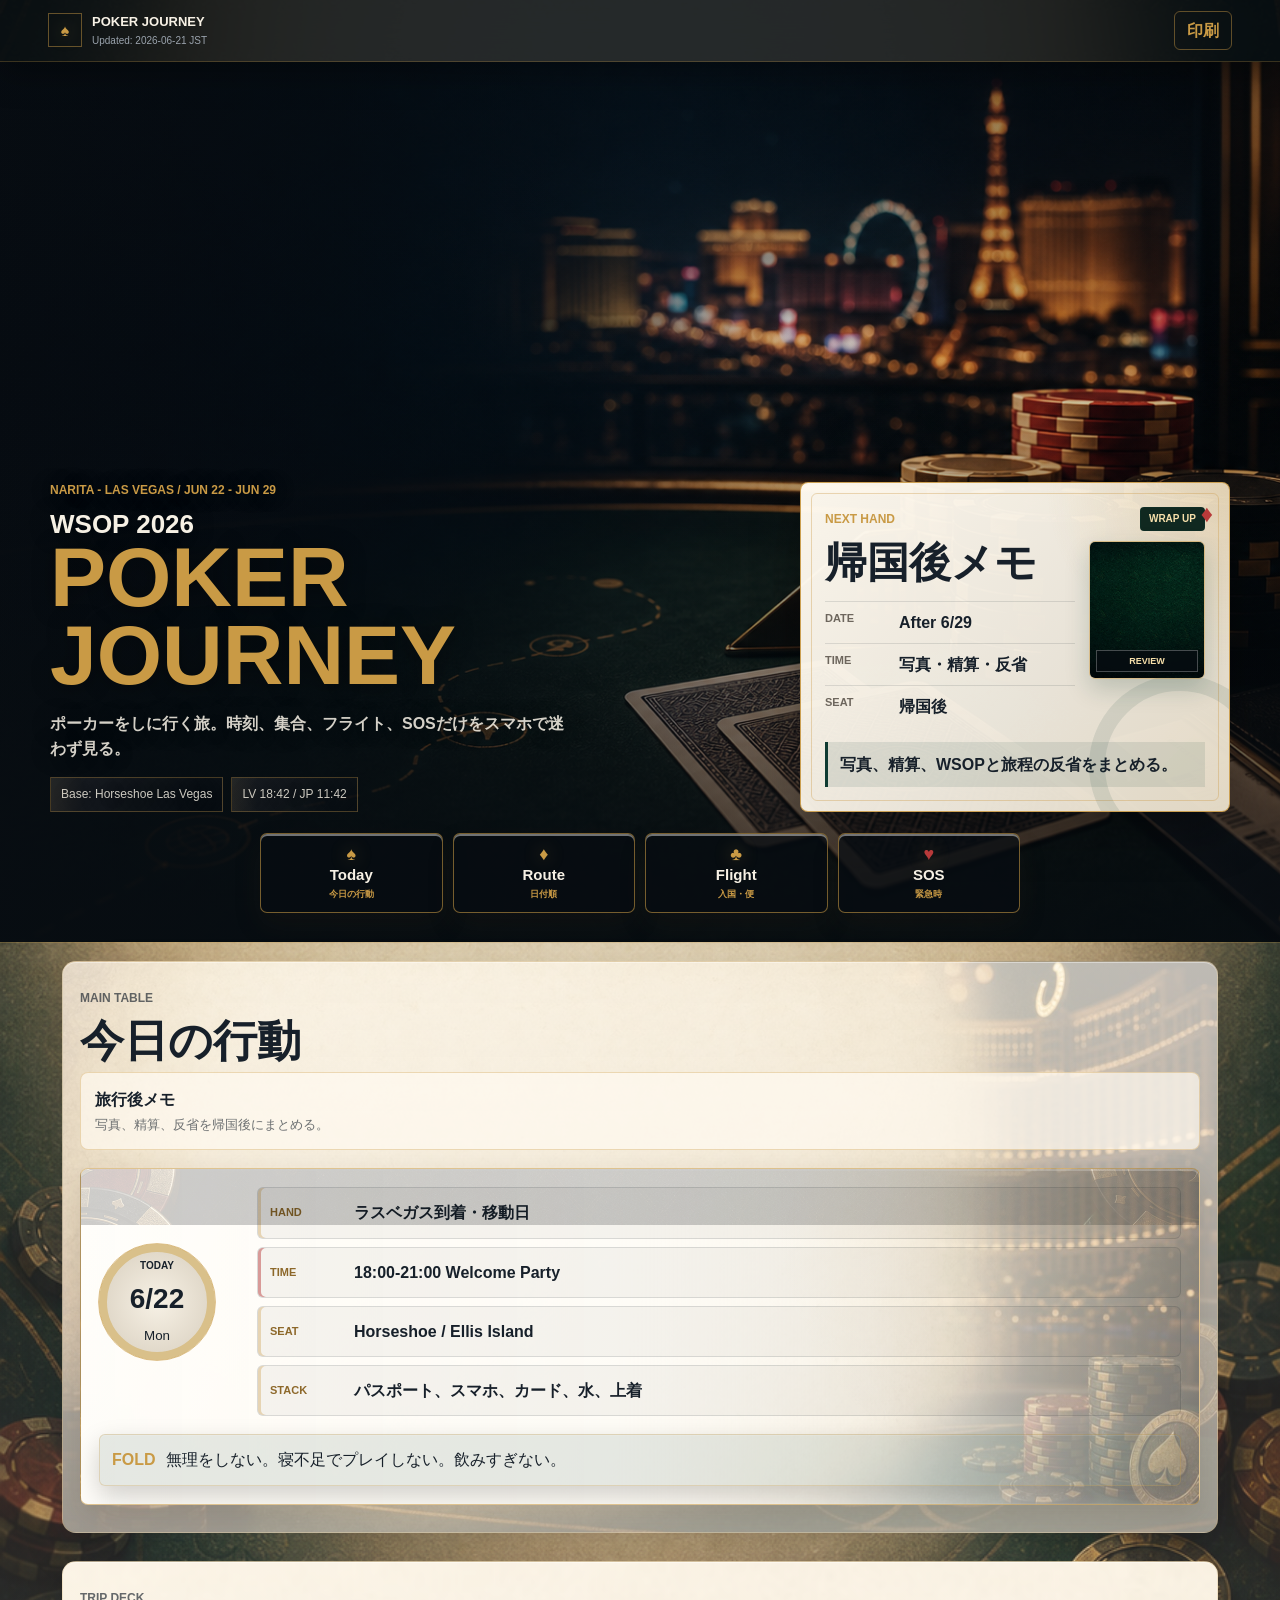
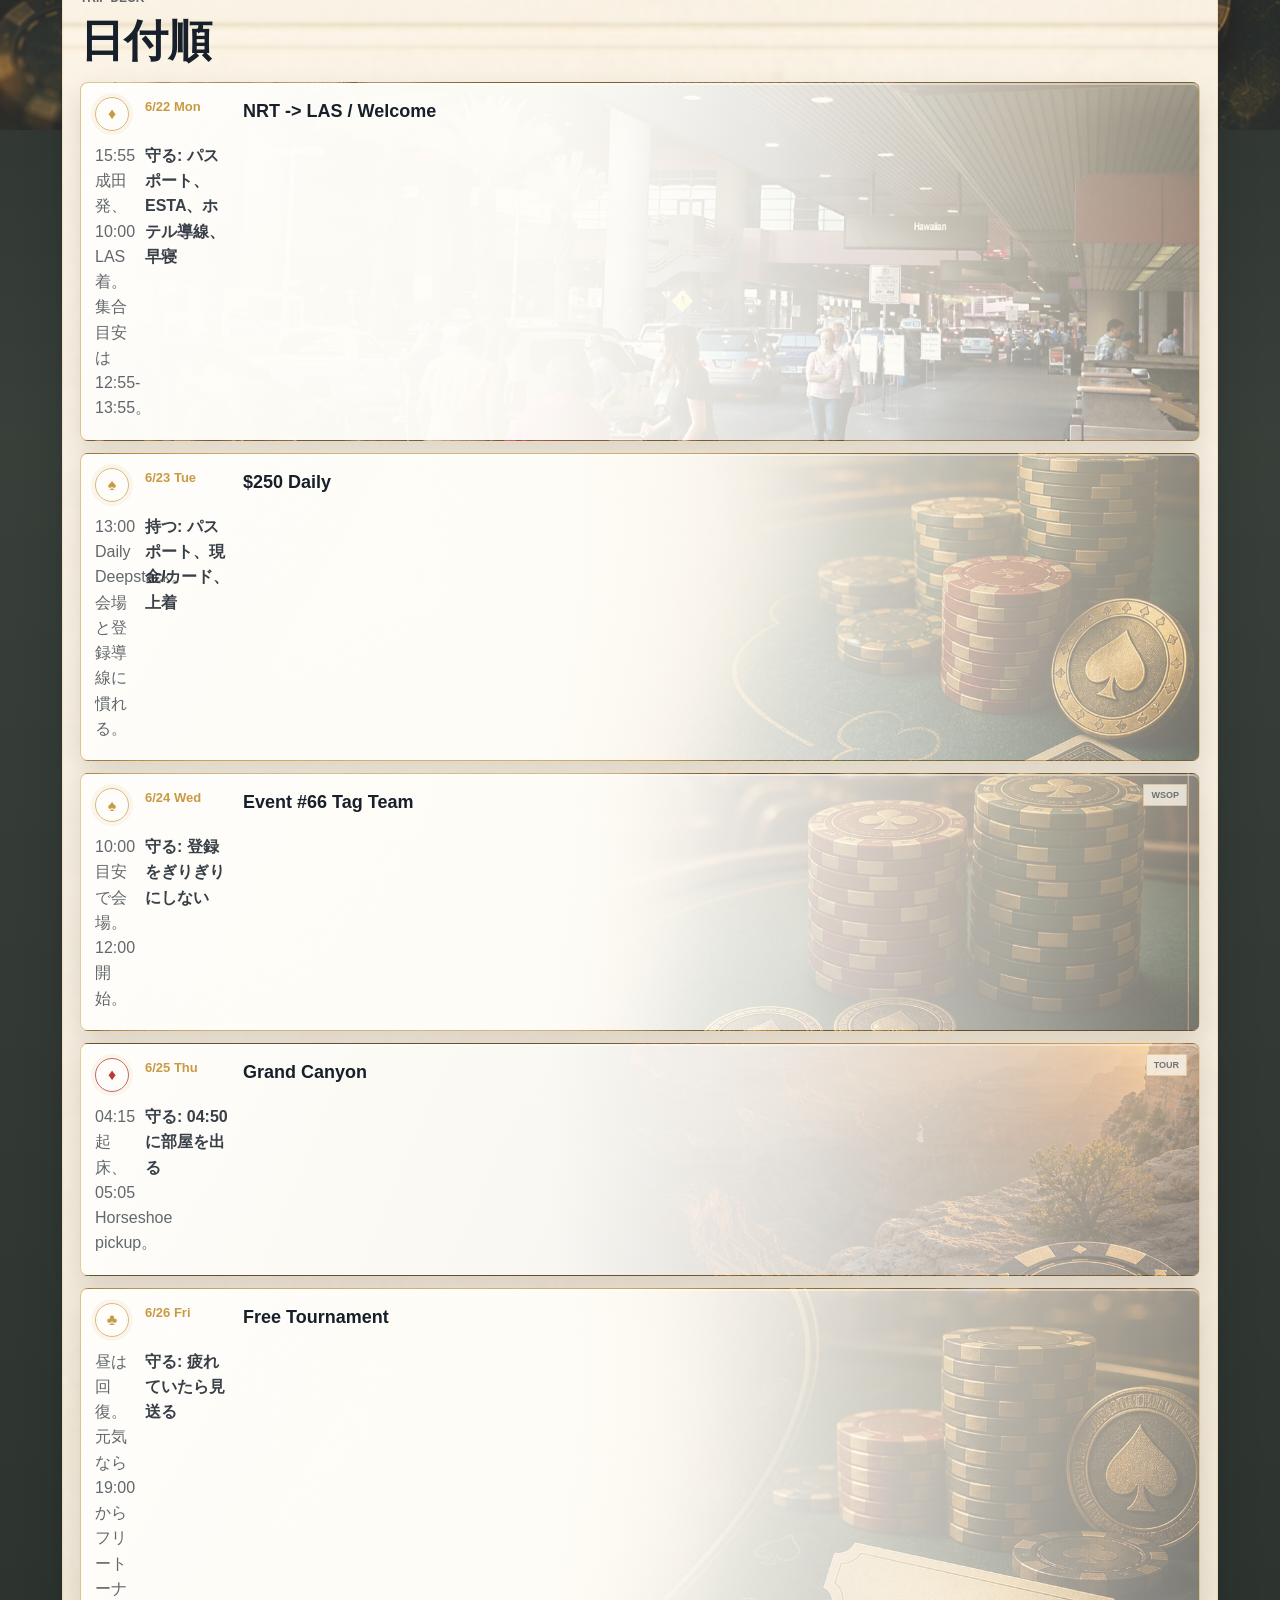
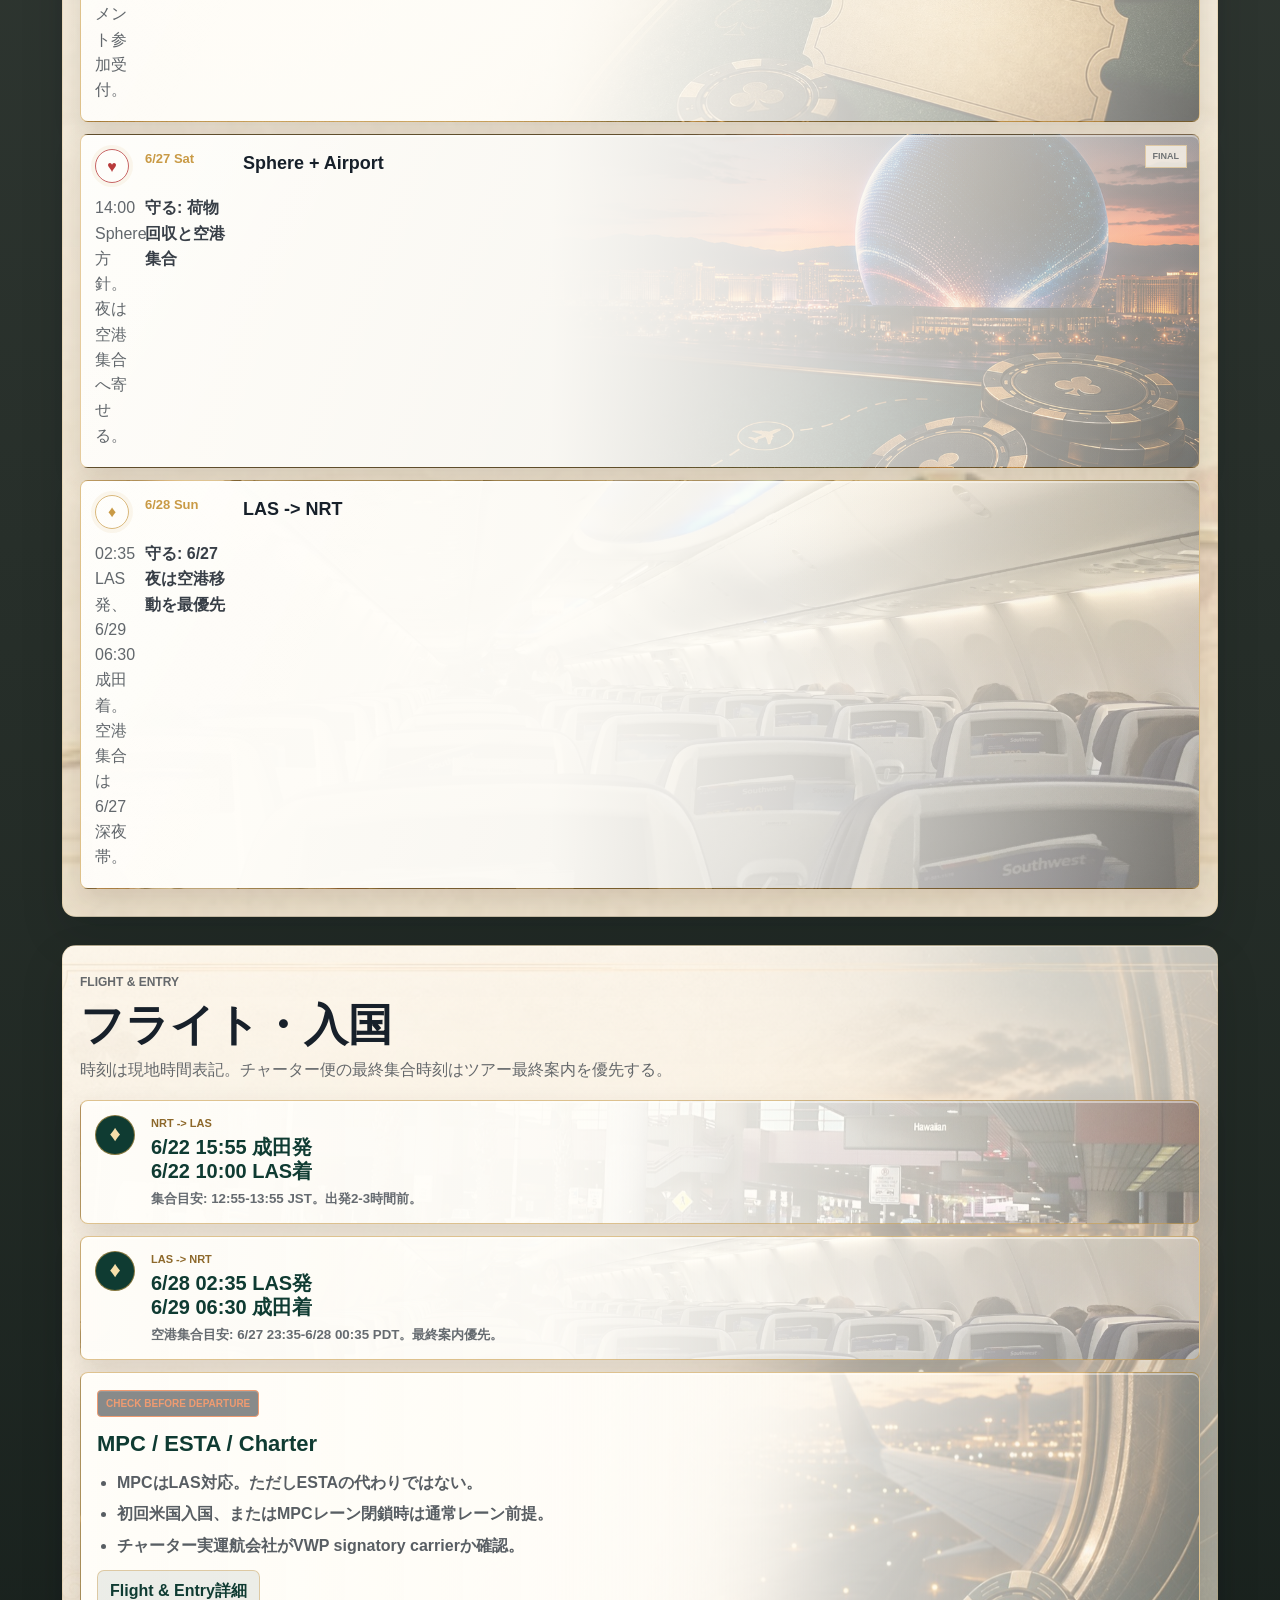
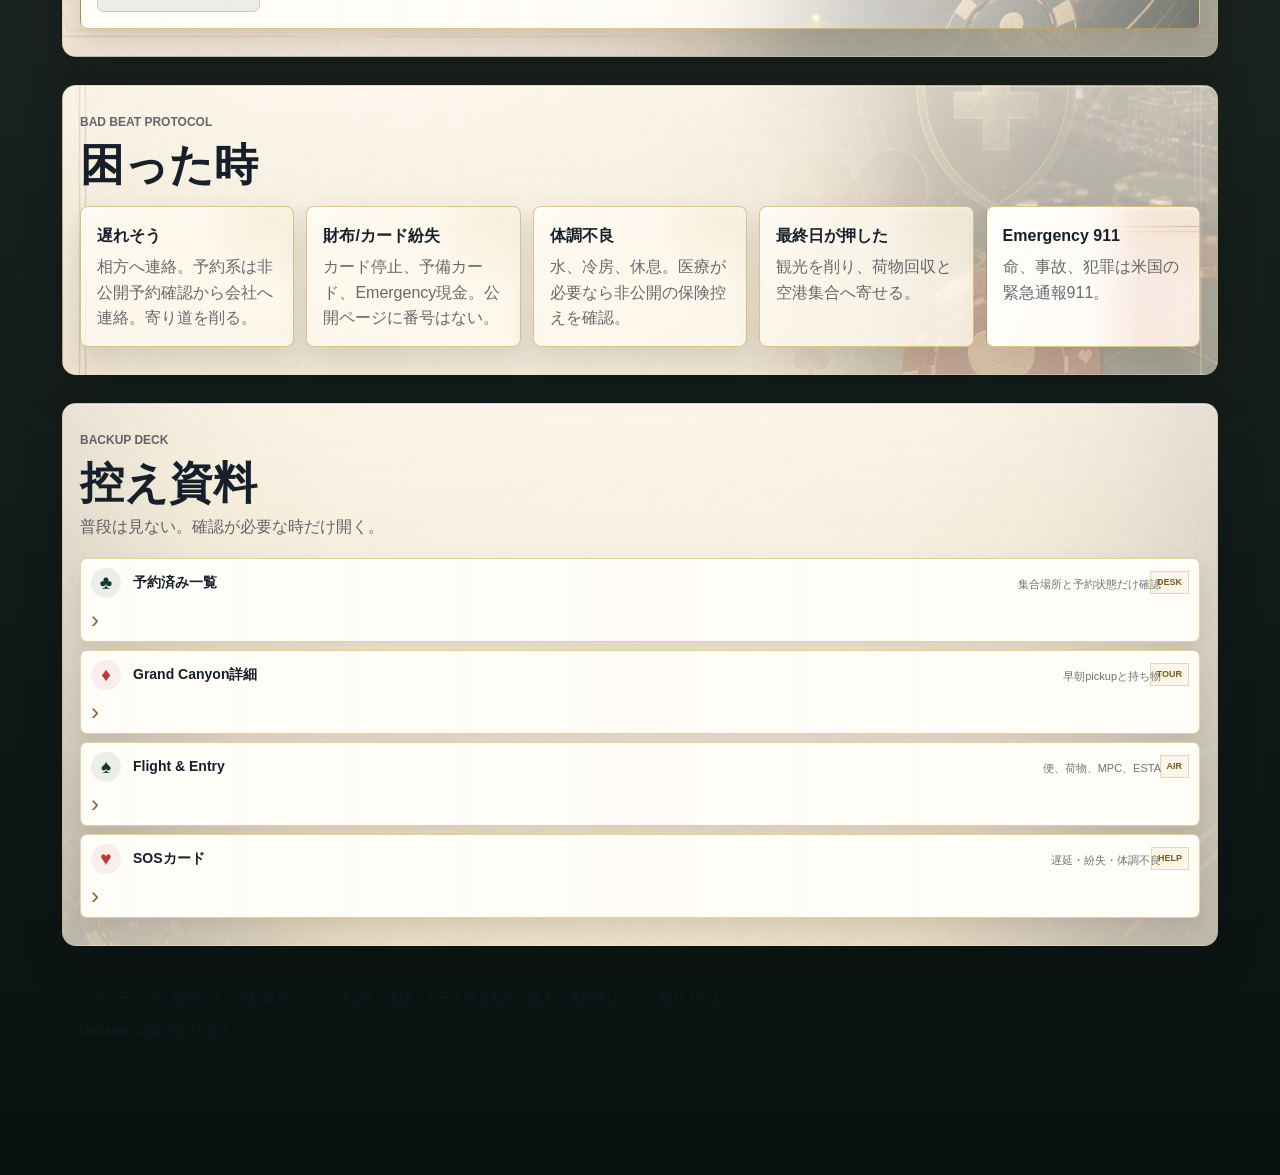
<file: index.html>
<!doctype html>
<html lang="ja">
  <head>
    <meta charset="utf-8">
    <meta name="viewport" content="width=device-width, initial-scale=1, viewport-fit=cover">
    <title>WSOP 2026 Poker Journey</title>
    <meta name="description" content="WSOP 2026 ラスベガス旅行のスマホ向けポーカー旅しおり">
    <meta name="robots" content="noindex,nofollow">
    <meta name="theme-color" content="#080d12">
    <link rel="manifest" href="manifest.webmanifest">
    <link rel="shortcut icon" href="favicon.ico">
    <link rel="icon" type="image/png" sizes="192x192" href="assets/app-icon-192.png">
    <link rel="apple-touch-icon" href="assets/app-icon-192.png">
    <link rel="stylesheet" href="styles.css?v=55">
  </head>
  <body>
    <header class="site-header" aria-label="サイトヘッダー">
      <a class="brand" href="#top" aria-label="Poker Journey top">
        <span class="brand-suit" aria-hidden="true">♠</span>
        <span><b>POKER JOURNEY</b><small>Updated: 2026-06-21 JST</small></span>
      </a>
      <button class="print-button" type="button" data-print>印刷</button>
    </header>

    <main id="top">
      <section class="hero" aria-label="Poker Journey overview">
        <picture>
          <source media="(min-width: 760px)" srcset="assets/generated-poker-journey-hero-desktop.png">
          <img src="assets/generated-poker-journey-cover-mobile.png" alt="ポーカーテーブルとラスベガス夜景の旅しおりビジュアル">
        </picture>
        <div class="hero-shade"></div>
        <div class="hero-grid">
          <div class="hero-copy">
            <p class="kicker">NARITA - LAS VEGAS / JUN 22 - JUN 29</p>
            <h1><span class="hero-year">WSOP 2026</span><span class="hero-title-main">POKER<br>JOURNEY</span></h1>
            <p class="hero-lead">ポーカーをしに行く旅。時刻、集合、フライト、SOSだけをスマホで迷わず見る。</p>
            <div class="hero-meta poker-controls" aria-label="旅の基本情報">
              <span>Base: Horseshoe Las Vegas</span>
              <span data-time-summary>LV --:-- / JP --:--</span>
            </div>
          </div>

          <article class="next-card playing-card" aria-label="次の行動" data-next-action>
            <div class="card-corner" aria-hidden="true">♦</div>
            <div class="next-card-top">
              <p class="eyebrow">NEXT HAND</p>
              <span class="next-chip" data-next-tag>ON DECK</span>
            </div>
            <div class="next-card-layout">
              <div class="next-copy">
                <h2 data-next-title>Grand Canyon<br>South Rim</h2>
                <dl>
                  <div><dt>DATE</dt><dd data-next-date>Thu 6/25</dd></div>
                  <div><dt>TIME</dt><dd data-next-time>04:15 Wake / 05:05 Pickup</dd></div>
                  <div><dt>SEAT</dt><dd data-next-seat>Horseshoe Rideshare Lot</dd></div>
                </dl>
              </div>
              <figure class="next-visual">
                <img data-next-visual src="assets/generated-grand-canyon-poker-card.png" alt="">
                <figcaption data-next-visual-label>CONFIRMED</figcaption>
              </figure>
            </div>
            <p class="do-not-break" data-next-rule>04:50に部屋を出る。05:05 pickupを外さない。</p>
          </article>
        </div>

      </section>

      <nav class="hero-actions" aria-label="主要セクション">
        <a href="#today"><span aria-hidden="true">♠</span><b>Today</b><small>今日の行動</small></a>
        <a href="#itinerary"><span aria-hidden="true">♦</span><b>Route</b><small>日付順</small></a>
        <a href="#flight"><span aria-hidden="true">♣</span><b>Flight</b><small>入国・便</small></a>
        <a class="danger" href="#sos"><span aria-hidden="true">♥</span><b>SOS</b><small>緊急時</small></a>
      </nav>

      <section class="section today-section" id="today" aria-labelledby="today-title">
        <div class="section-head">
          <p class="eyebrow">MAIN TABLE</p>
          <h2 id="today-title">今日の行動</h2>
          <p data-trip-status><b>出発前</b><small>現地日付に合わせて今日のカードを自動で目立たせる。</small></p>
        </div>
        <div class="today-card" data-today-card>
          <div class="chip-date"><span>TODAY</span><b>6/22</b><small>Mon</small></div>
          <div class="today-lines">
            <article><span>HAND</span><b>ラスベガス到着・移動日</b></article>
            <article><span>TIME</span><b>18:00-21:00 Welcome Party</b></article>
            <article><span>SEAT</span><b>Horseshoe / Ellis Island</b></article>
            <article><span>STACK</span><b>パスポート、スマホ、カード、水、上着</b></article>
          </div>
          <div class="fold-note"><b>FOLD</b><span>無理をしない。寝不足でプレイしない。飲みすぎない。</span></div>
        </div>
      </section>

      <section class="section" id="itinerary" aria-labelledby="itinerary-title">
        <div class="section-head compact">
          <p class="eyebrow">TRIP DECK</p>
          <h2 id="itinerary-title">日付順</h2>
        </div>
        <div class="timeline" aria-label="6日間の旅程">
          <article data-trip-date="2026-06-22"><div class="dot" aria-hidden="true">♦</div><time>6/22 Mon</time><h3>NRT -> LAS / Welcome</h3><p>15:55成田発、10:00 LAS着。集合目安は12:55-13:55。</p><b>守る: パスポート、ESTA、ホテル導線、早寝</b></article>
          <article data-trip-date="2026-06-23"><div class="dot" aria-hidden="true">♠</div><time>6/23 Tue</time><h3>$250 Daily</h3><p>13:00 Daily Deepstack。会場と登録導線に慣れる。</p><b>持つ: パスポート、現金/カード、上着</b></article>
          <article data-trip-date="2026-06-24"><div class="dot" aria-hidden="true">♠</div><time>6/24 Wed</time><h3>Event #66 Tag Team</h3><p>10:00目安で会場。12:00開始。</p><b>守る: 登録をぎりぎりにしない</b></article>
          <article data-trip-date="2026-06-25"><div class="dot red" aria-hidden="true">♦</div><time>6/25 Thu</time><h3>Grand Canyon</h3><p>04:15起床、05:05 Horseshoe pickup。</p><b>守る: 04:50に部屋を出る</b></article>
          <article data-trip-date="2026-06-26"><div class="dot" aria-hidden="true">♣</div><time>6/26 Fri</time><h3>Free Tournament</h3><p>昼は回復。元気なら19:00からフリートーナメント参加受付。</p><b>守る: 疲れていたら見送る</b></article>
          <article data-trip-date="2026-06-27"><div class="dot heart" aria-hidden="true">♥</div><time>6/27 Sat</time><h3>Sphere + Airport</h3><p>14:00 Sphere方針。夜は空港集合へ寄せる。</p><b>守る: 荷物回収と空港集合</b></article>
          <article data-trip-date="2026-06-28"><div class="dot" aria-hidden="true">♦</div><time>6/28 Sun</time><h3>LAS -> NRT</h3><p>02:35 LAS発、6/29 06:30成田着。空港集合は6/27深夜帯。</p><b>守る: 6/27夜は空港移動を最優先</b></article>
        </div>
      </section>

      <section class="section flight-section" id="flight" aria-labelledby="flight-title">
        <div class="section-head compact">
          <p class="eyebrow">FLIGHT & ENTRY</p>
          <h2 id="flight-title">フライト・入国</h2>
          <p>時刻は現地時間表記。チャーター便の最終集合時刻はツアー最終案内を優先する。</p>
        </div>
        <div class="flight-grid">
          <article class="flight-card">
            <span aria-hidden="true">♦</span>
            <div>
              <p>NRT -> LAS</p>
              <h3>6/22 15:55 成田発<br>6/22 10:00 LAS着</h3>
              <small>集合目安: 12:55-13:55 JST。出発2-3時間前。</small>
            </div>
          </article>
          <article class="flight-card">
            <span aria-hidden="true">♦</span>
            <div>
              <p>LAS -> NRT</p>
              <h3>6/28 02:35 LAS発<br>6/29 06:30 成田着</h3>
              <small>空港集合目安: 6/27 23:35-6/28 00:35 PDT。最終案内優先。</small>
            </div>
          </article>
          <article class="entry-card">
            <span class="status notice">CHECK BEFORE DEPARTURE</span>
            <h3>MPC / ESTA / Charter</h3>
            <ul>
              <li>MPCはLAS対応。ただしESTAの代わりではない。</li>
              <li>初回米国入国、またはMPCレーン閉鎖時は通常レーン前提。</li>
              <li>チャーター実運航会社がVWP signatory carrierか確認。</li>
            </ul>
            <a href="docs/reader.html?doc=flight-baggage.md">Flight & Entry詳細</a>
          </article>
        </div>
      </section>

      <section class="section sos-section" id="sos" aria-labelledby="sos-title">
        <div class="section-head compact">
          <p class="eyebrow red-text">BAD BEAT PROTOCOL</p>
          <h2 id="sos-title">困った時</h2>
        </div>
        <div class="sos-grid">
          <article><span>遅れそう</span><p>相方へ連絡。予約系は非公開予約確認から会社へ連絡。寄り道を削る。</p></article>
          <article><span>財布/カード紛失</span><p>カード停止、予備カード、Emergency現金。公開ページに番号はない。</p></article>
          <article><span>体調不良</span><p>水、冷房、休息。医療が必要なら非公開の保険控えを確認。</p></article>
          <article><span>最終日が押した</span><p>観光を削り、荷物回収と空港集合へ寄せる。</p></article>
          <article class="emergency"><span>Emergency 911</span><p>命、事故、犯罪は米国の緊急通報911。</p></article>
        </div>
      </section>

      <section class="section library-section" id="library" aria-labelledby="library-title">
        <div class="section-head compact">
          <p class="eyebrow">BACKUP DECK</p>
          <h2 id="library-title">控え資料</h2>
          <p>普段は見ない。確認が必要な時だけ開く。</p>
        </div>
        <div class="library-grid">
          <a href="docs/reader.html?doc=confirmed-bookings.md"><span aria-hidden="true">♣</span><b>予約済み一覧</b><small>集合場所と予約状態だけ確認</small><em>DESK</em></a>
          <a href="docs/reader.html?doc=grand-canyon.md"><span aria-hidden="true">♦</span><b>Grand Canyon詳細</b><small>早朝pickupと持ち物</small><em>TOUR</em></a>
          <a href="docs/reader.html?doc=flight-baggage.md"><span aria-hidden="true">♠</span><b>Flight & Entry</b><small>便、荷物、MPC、ESTA</small><em>AIR</em></a>
          <a href="docs/reader.html?doc=sos-quick-card.md"><span aria-hidden="true">♥</span><b>SOSカード</b><small>遅延・紛失・体調不良</small><em>HELP</em></a>
        </div>
      </section>
    </main>

    <nav class="mobile-dock" aria-label="スマホ下部ナビ">
      <a href="#today"><span aria-hidden="true">♠</span><b>今日</b><small>MAIN</small></a>
      <a href="#itinerary"><span aria-hidden="true">♦</span><b>日付順</b><small>ROUTE</small></a>
      <a href="#flight"><span aria-hidden="true">♣</span><b>Flight</b><small>ENTRY</small></a>
      <a class="danger" href="#sos"><span aria-hidden="true">♥</span><b>SOS</b><small>HELP</small></a>
    </nav>

    <footer class="site-footer">
      <p>このページは公開用です。予約番号、チケットQR、保険、カード停止窓口、個人の連絡先はここに載せません。</p>
      <p>Updated: 2026-06-21 JST</p>
    </footer>

    <script src="app.js"></script>
  </body>
</html>
</file>
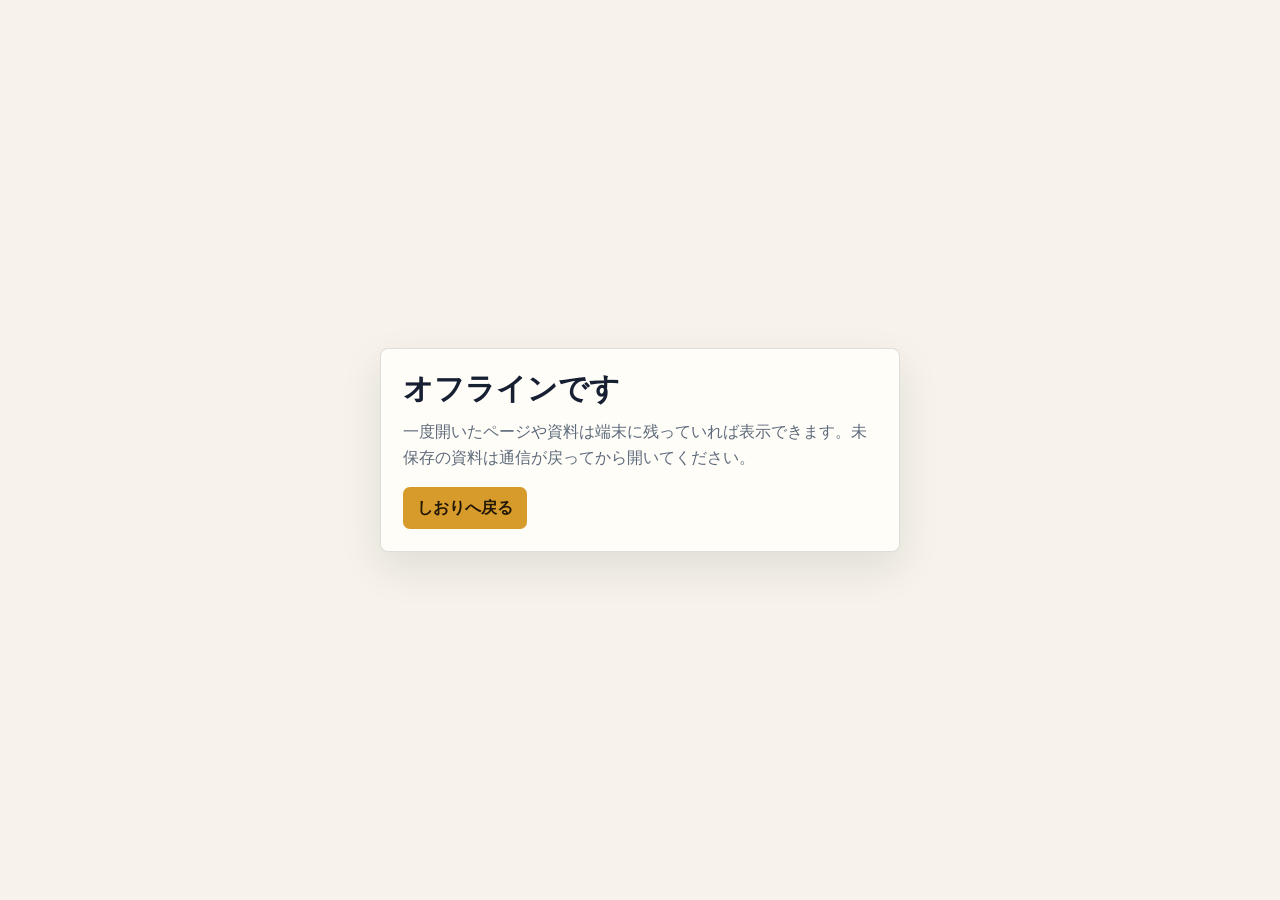
<file: offline.html>
<!doctype html>
<html lang="ja">
  <head>
    <meta charset="utf-8">
    <meta name="viewport" content="width=device-width, initial-scale=1">
    <title>WSOP 2026 Trip Guide Offline</title>
    <meta name="theme-color" content="#172033">
    <style>
      * {
        box-sizing: border-box;
      }

      body {
        margin: 0;
        min-height: 100vh;
        display: grid;
        place-items: center;
        padding: 24px;
        background: #f7f3ea;
        color: #172033;
        font-family: -apple-system, BlinkMacSystemFont, "Segoe UI", sans-serif;
        line-height: 1.65;
      }

      main {
        width: min(520px, 100%);
        padding: 22px;
        border: 1px solid rgba(23, 32, 51, 0.14);
        border-radius: 8px;
        background: #fffdf8;
        box-shadow: 0 16px 42px rgba(23, 32, 51, 0.1);
      }

      h1 {
        margin: 0 0 12px;
        font-size: 30px;
        line-height: 1.2;
      }

      p {
        margin: 0 0 16px;
        color: #5e6b7b;
      }

      a {
        display: inline-flex;
        min-height: 42px;
        align-items: center;
        padding: 0 14px;
        border-radius: 7px;
        background: #d79b2c;
        color: #231705;
        font-weight: 900;
        text-decoration: none;
      }
    </style>
  </head>
  <body>
    <main>
      <h1>オフラインです</h1>
      <p>一度開いたページや資料は端末に残っていれば表示できます。未保存の資料は通信が戻ってから開いてください。</p>
      <a href="./">しおりへ戻る</a>
    </main>
  </body>
</html>
</file>
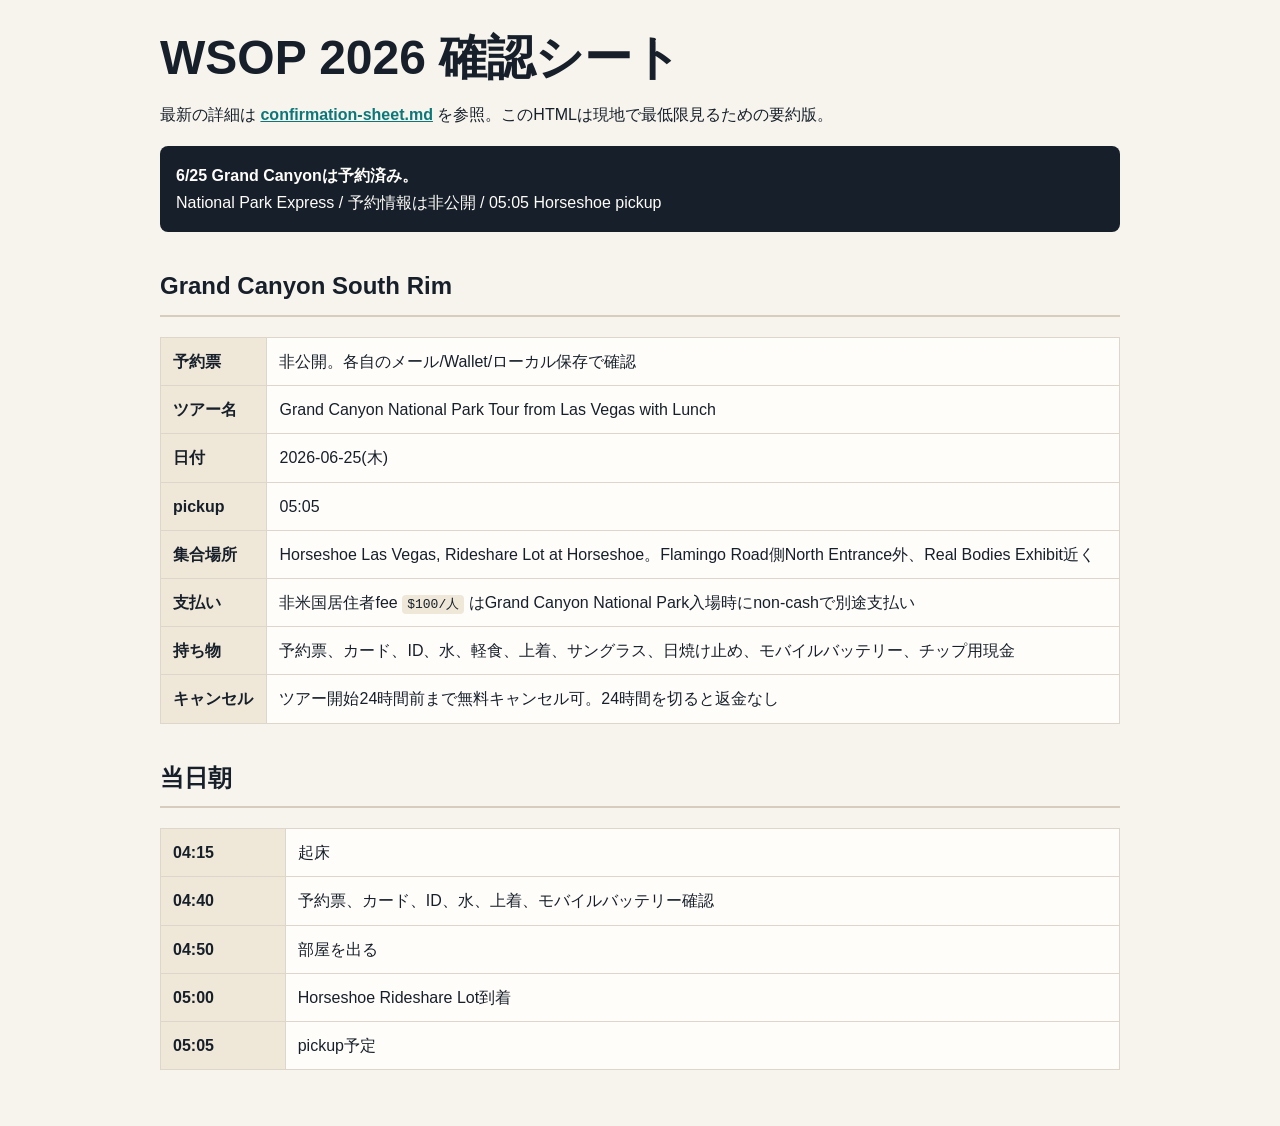
<file: docs/confirmation-sheet.html>
<!doctype html>
<html lang="ja">
  <head>
    <meta charset="utf-8">
    <meta name="viewport" content="width=device-width, initial-scale=1">
    <title>WSOP 2026 確認シート</title>
    <style>
      body{margin:0;background:#f7f4ee;color:#17202a;font-family:-apple-system,BlinkMacSystemFont,"Helvetica Neue","Hiragino Kaku Gothic ProN",Meiryo,sans-serif;line-height:1.7}
      main{max-width:960px;margin:0 auto;padding:32px 18px 56px}
      h1{font-size:clamp(30px,5vw,48px);line-height:1.1;margin:0 0 12px}
      h2{margin-top:34px;border-bottom:2px solid #d8cdbc;padding-bottom:8px}
      table{width:100%;border-collapse:collapse;background:#fffdfa;border:1px solid #ded6ca}
      th,td{padding:10px 12px;border:1px solid #ded6ca;text-align:left;vertical-align:top}
      th{background:#efe7d8}
      code{background:#efe7d8;padding:2px 5px;border-radius:4px}
      .notice{background:#17202a;color:#fffdfa;border-radius:8px;padding:16px;margin:18px 0}
      a{color:#0b7779;font-weight:700}
    </style>
  </head>
  <body>
    <main>
      <h1>WSOP 2026 確認シート</h1>
      <p>最新の詳細は <a href="confirmation-sheet.md">confirmation-sheet.md</a> を参照。このHTMLは現地で最低限見るための要約版。</p>

      <section class="notice">
        <strong>6/25 Grand Canyonは予約済み。</strong><br>
        National Park Express / 予約情報は非公開 / 05:05 Horseshoe pickup
      </section>

      <h2>Grand Canyon South Rim</h2>
      <table>
        <tbody>
          <tr><th>予約票</th><td>非公開。各自のメール/Wallet/ローカル保存で確認</td></tr>
          <tr><th>ツアー名</th><td>Grand Canyon National Park Tour from Las Vegas with Lunch</td></tr>
          <tr><th>日付</th><td>2026-06-25(木)</td></tr>
          <tr><th>pickup</th><td>05:05</td></tr>
          <tr><th>集合場所</th><td>Horseshoe Las Vegas, Rideshare Lot at Horseshoe。Flamingo Road側North Entrance外、Real Bodies Exhibit近く</td></tr>
          <tr><th>支払い</th><td>非米国居住者fee <code>$100/人</code> はGrand Canyon National Park入場時にnon-cashで別途支払い</td></tr>
          <tr><th>持ち物</th><td>予約票、カード、ID、水、軽食、上着、サングラス、日焼け止め、モバイルバッテリー、チップ用現金</td></tr>
          <tr><th>キャンセル</th><td>ツアー開始24時間前まで無料キャンセル可。24時間を切ると返金なし</td></tr>
        </tbody>
      </table>

      <h2>当日朝</h2>
      <table>
        <tbody>
          <tr><th>04:15</th><td>起床</td></tr>
          <tr><th>04:40</th><td>予約票、カード、ID、水、上着、モバイルバッテリー確認</td></tr>
          <tr><th>04:50</th><td>部屋を出る</td></tr>
          <tr><th>05:00</th><td>Horseshoe Rideshare Lot到着</td></tr>
          <tr><th>05:05</th><td>pickup予定</td></tr>
        </tbody>
      </table>
    </main>
  </body>
</html>
</file>
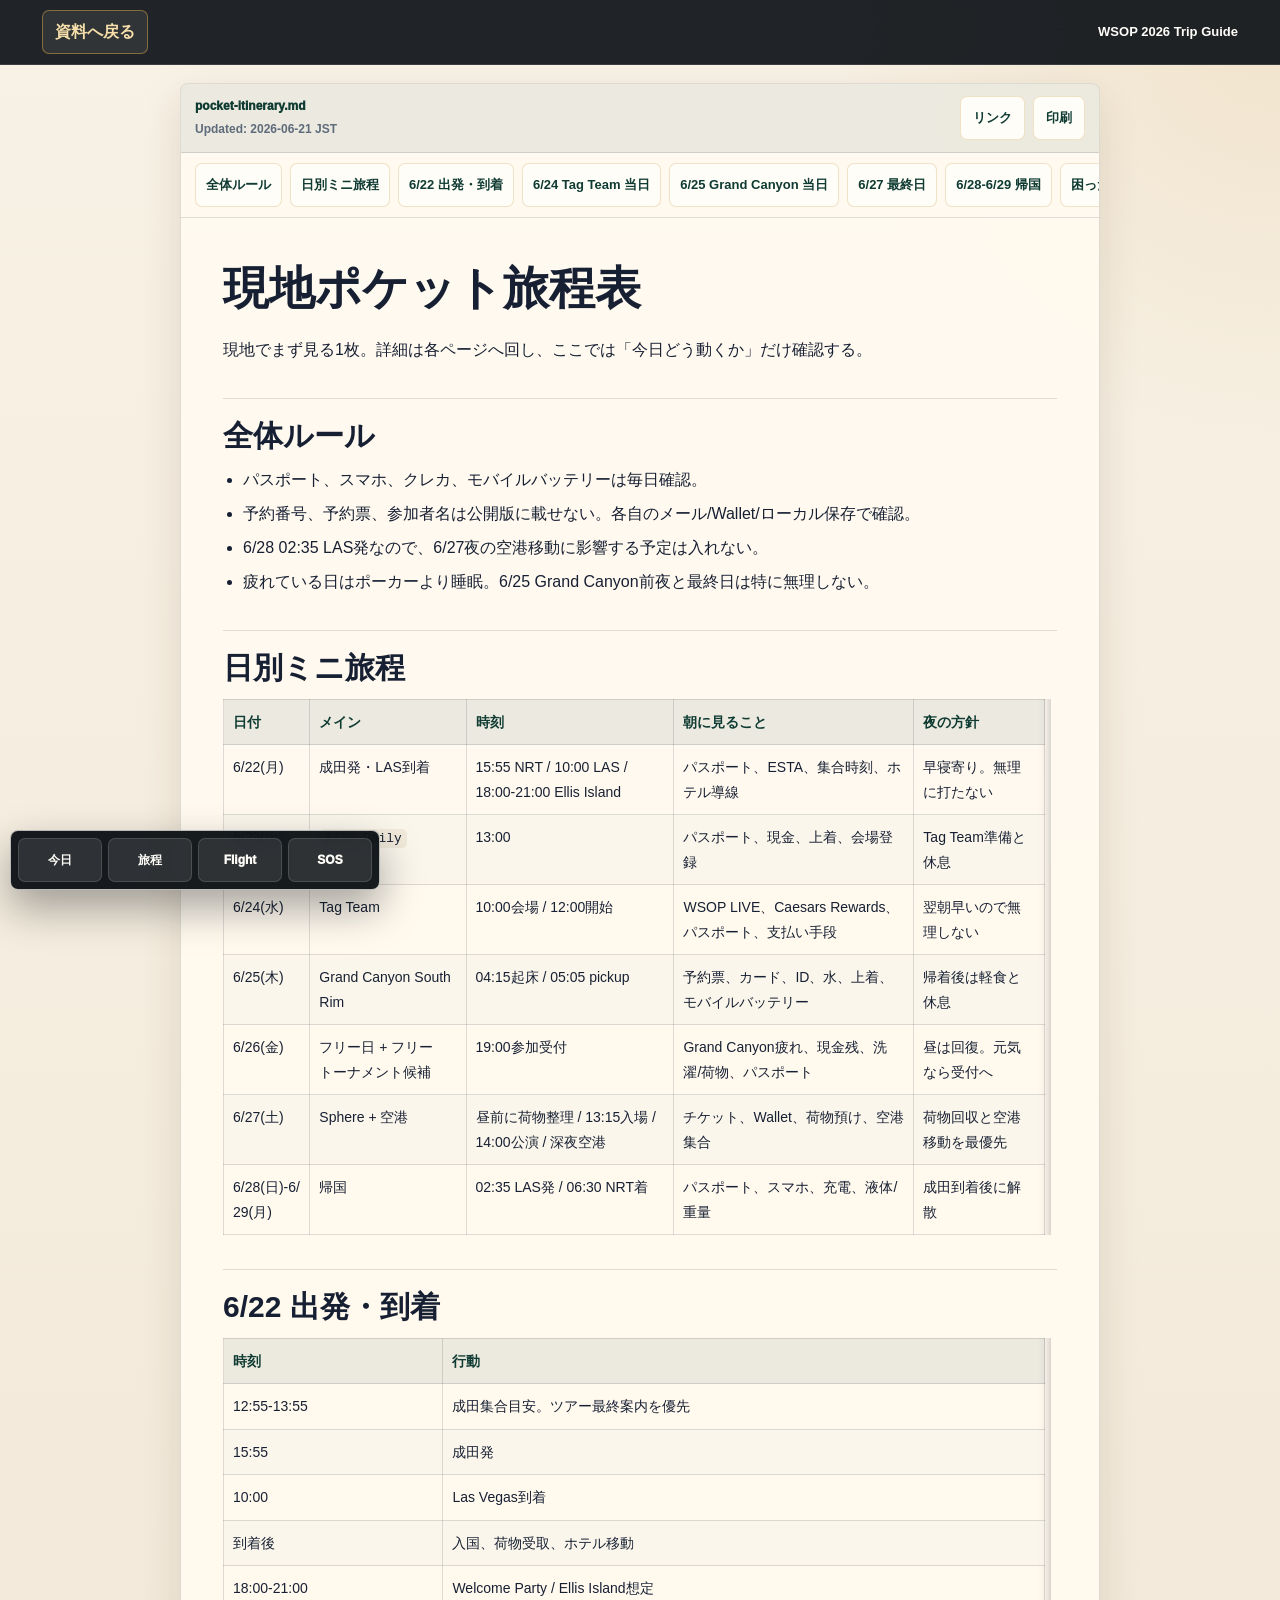
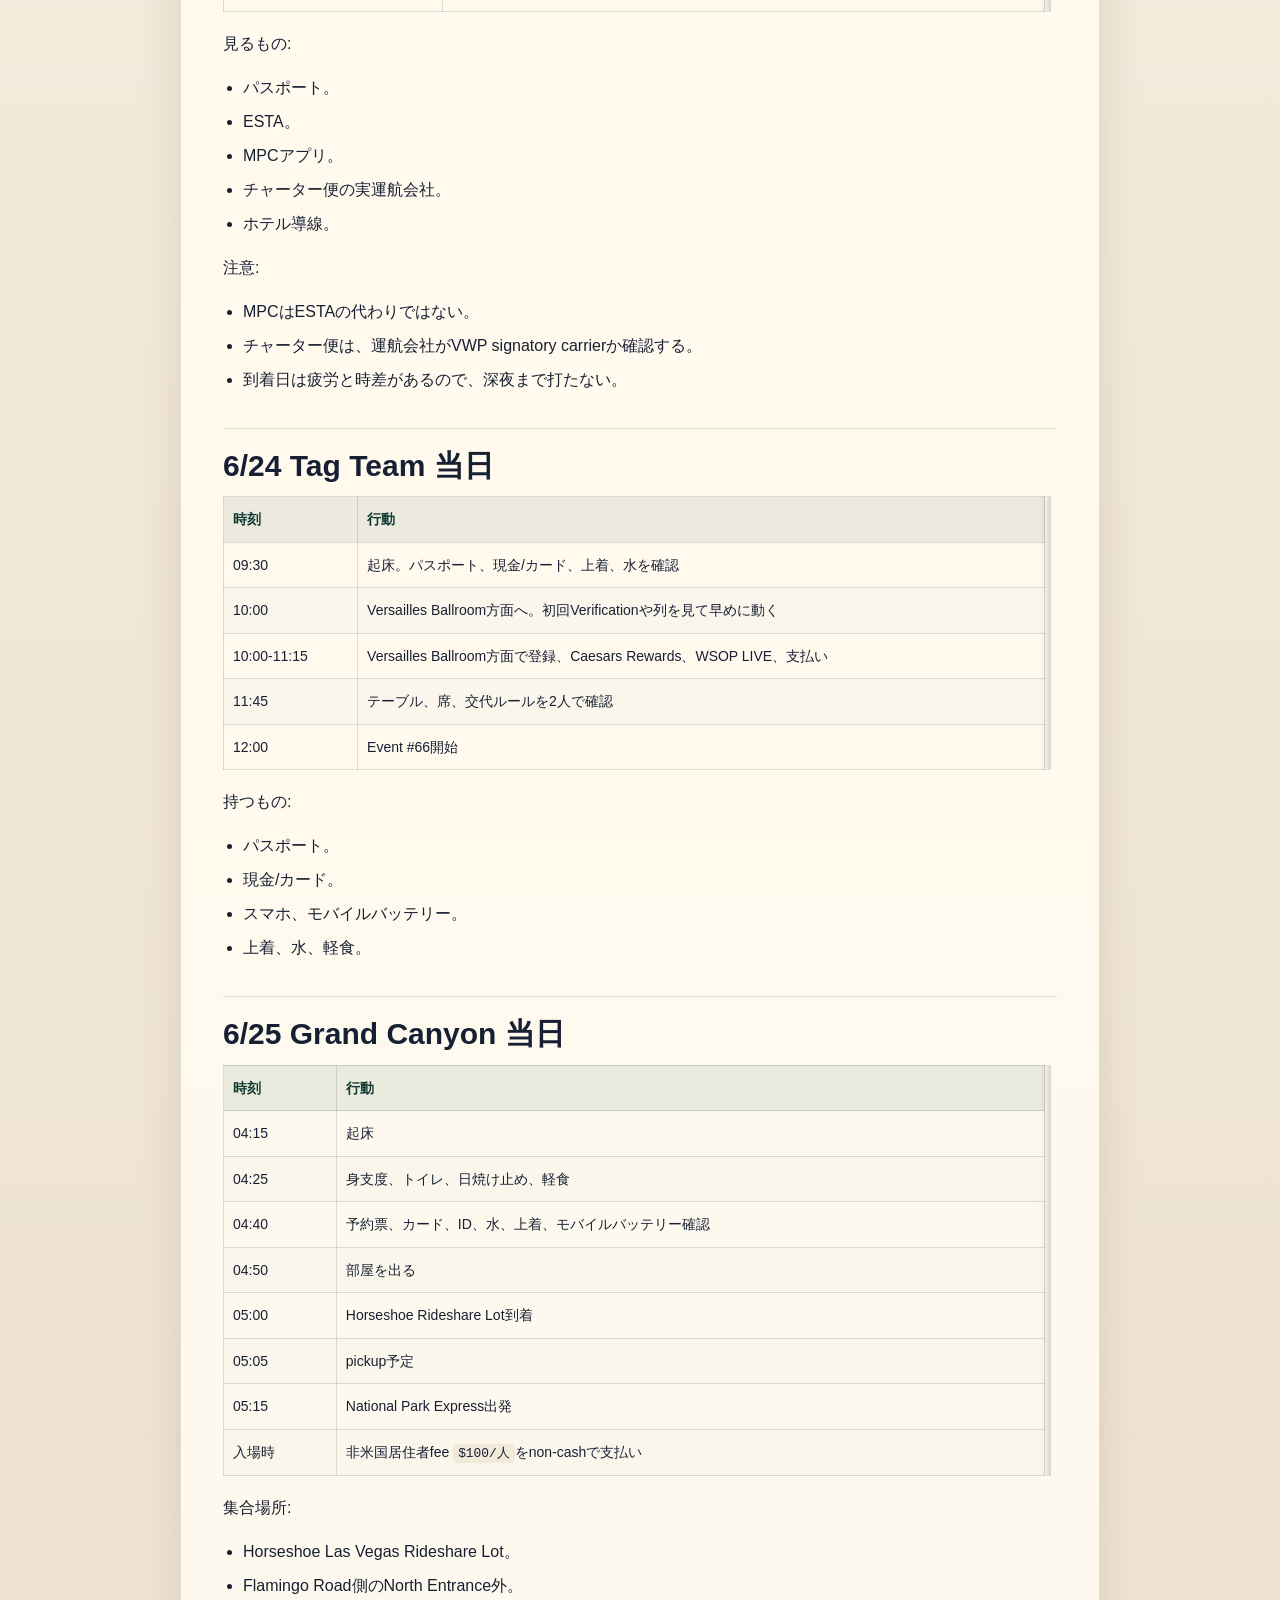
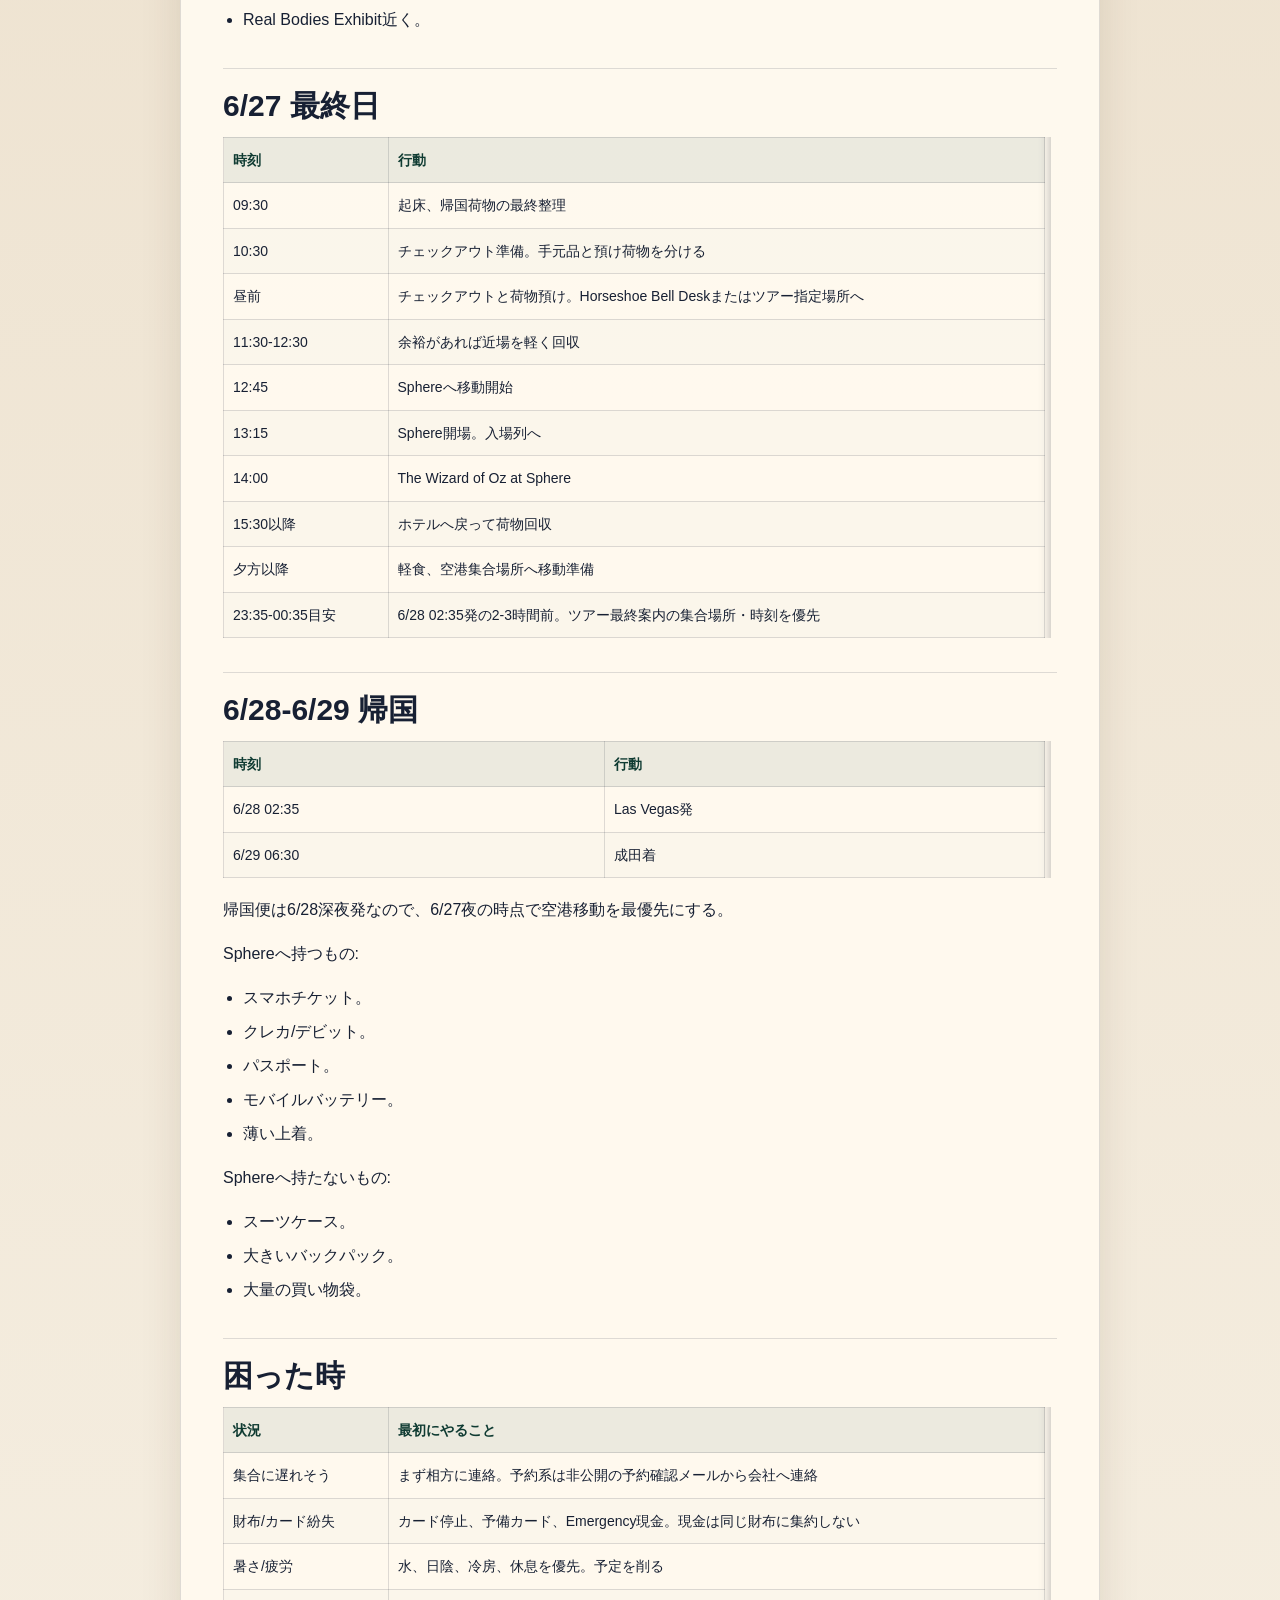
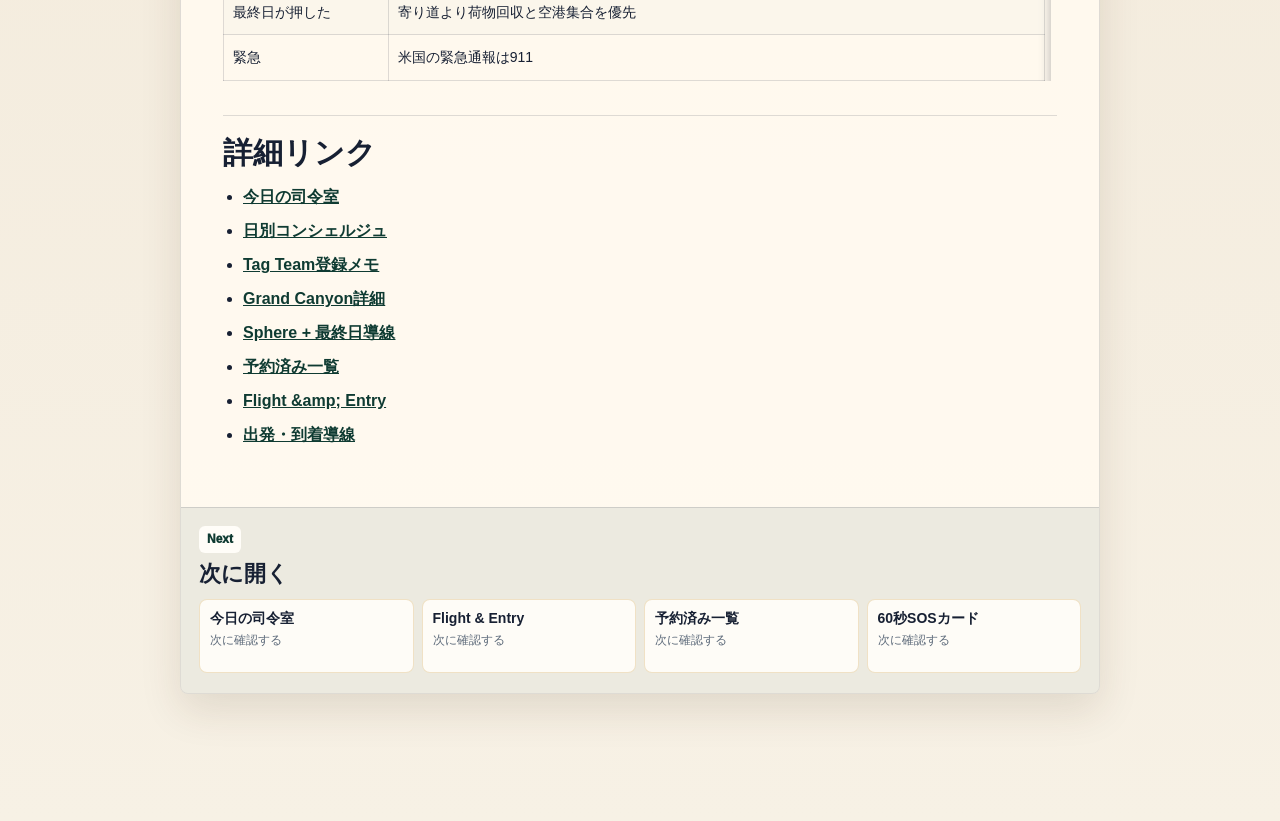
<file: docs/reader.html>
<!doctype html>
<html lang="ja">
  <head>
    <meta charset="utf-8">
    <meta name="viewport" content="width=device-width, initial-scale=1">
    <meta name="robots" content="noindex,nofollow">
    <title>WSOP 2026 Trip Guide Reader</title>
    <link rel="stylesheet" href="reader.css">
  </head>
  <body>
    <header class="reader-header">
      <a href="../index.html#library">資料へ戻る</a>
      <span>WSOP 2026 Trip Guide</span>
    </header>

    <main class="reader-shell">
      <article class="reader-card">
        <div class="reader-meta">
          <div>
            <span data-doc-label>Travel Note</span>
            <small>Updated: 2026-06-21 JST</small>
          </div>
          <div class="reader-actions">
            <button type="button" data-copy-link>リンク</button>
            <button type="button" data-print-doc>印刷</button>
          </div>
        </div>
        <nav class="reader-toc" data-reader-toc aria-label="資料内ナビゲーション" hidden></nav>
        <div class="reader-content" data-reader-content>
          <h1>読み込み中</h1>
          <p>資料を開いています。</p>
        </div>
        <nav class="reader-related" id="next-docs" data-reader-related aria-label="次に開く資料" hidden></nav>
      </article>
    </main>

    <nav class="reader-dock" aria-label="資料リーダー固定ナビゲーション">
      <a href="reader.html?doc=today-command.md">今日</a>
      <a href="reader.html?doc=pocket-itinerary.md">旅程</a>
      <a href="reader.html?doc=flight-baggage.md">Flight</a>
      <a href="reader.html?doc=sos-quick-card.md">SOS</a>
    </nav>

    <script src="reader.js"></script>
  </body>
</html>
</file>
<file: styles.css>
:root {
  --club: #080d12;
  --night: #101827;
  --felt: #0f3b32;
  --felt-soft: #16483f;
  --ivory: #f7f1e5;
  --paper: #efe7d8;
  --gold: #c99a45;
  --red: #b83a3a;
  --ink: #17202a;
  --muted: #9aa3ad;
  --line: rgba(216, 207, 191, 0.28);
  --shadow: 0 18px 50px rgba(0, 0, 0, 0.32);
}
* { box-sizing: border-box; }
html { scroll-behavior: smooth; overflow-x: clip; }
body {
  margin: 0;
  color: var(--ink);
  background:
    radial-gradient(circle at 100% 0%, rgba(201, 154, 69, 0.14), transparent 28rem),
    linear-gradient(180deg, #f8f1e5, #eee3d1 54%, #f7f1e5),
    var(--ivory);
  font-family: Inter, "Helvetica Neue", Arial, "Hiragino Kaku Gothic ProN", Meiryo, sans-serif;
  line-height: 1.58;
  letter-spacing: 0;
  padding-bottom: 78px;
}
a { color: inherit; }
button { font: inherit; }
h1,h2,h3,p { margin-top: 0; }
.site-header {
  position: sticky;
  top: 0;
  z-index: 50;
  display: flex;
  align-items: center;
  justify-content: space-between;
  gap: 16px;
  min-height: 62px;
  padding: 10px clamp(16px, 4vw, 48px);
  background: rgba(8, 13, 18, 0.86);
  color: var(--ivory);
  border-bottom: 1px solid rgba(201, 154, 69, 0.26);
  backdrop-filter: blur(18px);
}
.brand { display: inline-flex; align-items: center; gap: 10px; text-decoration: none; min-width: 0; }
.brand-suit { display: grid; place-items: center; width: 34px; height: 34px; border: 1px solid rgba(201,154,69,.48); color: var(--gold); }
.brand b { display: block; font-size: 13px; }
.brand small { display: block; color: var(--muted); font-size: 10px; }
.print-button { min-height: 36px; padding: 6px 12px; border: 1px solid rgba(201,154,69,.45); color: var(--gold); background: transparent; border-radius: 6px; font-weight: 780; }
.hero { position: relative; width: 100%; max-width: 100vw; min-height: min(880px, calc(100svh - 20px)); overflow: hidden; border-bottom: 1px solid rgba(201,154,69,.24); }
.hero > picture, .hero > picture > img { position: absolute; inset: 0; width: 100%; height: 100%; }
.hero > picture > img { object-fit: cover; object-position: center bottom; }
.hero-shade { position: absolute; inset: 0; background: linear-gradient(180deg, rgba(8,13,18,.34), rgba(8,13,18,.03) 34%, rgba(8,13,18,.7) 100%), linear-gradient(90deg, rgba(8,13,18,.78), rgba(8,13,18,.1) 62%, rgba(8,13,18,.18)); }
.hero-grid { position: relative; z-index: 1; display: grid; gap: 24px; min-width: 0; width: min(1180px, calc(100% - 32px)); margin: 0 auto; padding: clamp(34px, 7vw, 72px) 0 118px; min-height: inherit; align-content: end; }
.hero-copy { max-width: 620px; color: var(--ivory); text-shadow: 0 1px 22px rgba(0,0,0,.42); }
.kicker,.eyebrow { margin: 0 0 10px; color: var(--gold); font-weight: 850; font-size: 12px; text-transform: uppercase; }
h1 { margin-bottom: 16px; font-size: clamp(42px, 10vw, 84px); line-height: .93; }
h1 span { color: var(--gold); }
.hero-year {
  display: block;
  color: var(--ivory);
  font-size: clamp(18px, 3.5vw, 26px);
  line-height: 1.1;
}
.hero-title-main {
  display: block;
  color: var(--gold);
}
.hero-lead { max-width: 520px; color: rgba(247,241,229,.86); font-weight: 780; }
.hero-meta { display: flex; flex-wrap: wrap; gap: 8px; }
.hero-meta span { padding: 7px 10px; border: 1px solid rgba(247,241,229,.16); background: rgba(8,13,18,.42); font-size: 12px; color: rgba(247,241,229,.82); }
.playing-card { position: relative; color: var(--ink); background: linear-gradient(135deg, #fffaf0, var(--ivory)); border: 1px solid rgba(201,154,69,.9); box-shadow: var(--shadow); border-radius: 8px; }
.next-card { width: 100%; max-width: 460px; min-width: 0; padding: 24px; align-self: end; justify-self: end; }
.card-corner { position: absolute; right: 16px; top: 12px; color: var(--red); font-size: 24px; }
.next-card h2 { margin-bottom: 16px; font-size: clamp(28px, 7vw, 42px); line-height: 1.04; }
dl { margin: 0; }
.next-card dl div, .booking-card dl div { display: grid; grid-template-columns: 64px 1fr; gap: 10px; padding: 8px 0; border-top: 1px solid rgba(23,32,42,.12); }
dt { color: #6d665d; font-size: 11px; font-weight: 850; text-transform: uppercase; }
dd { margin: 0; font-weight: 850; }
.do-not-break, .private-note { margin: 14px 0 0; padding: 10px 12px; background: rgba(15,59,50,.1); border-left: 3px solid var(--felt); font-weight: 850; overflow-wrap: anywhere; }
.hero-actions { position: relative; z-index: 2; display: grid; grid-template-columns: repeat(4, minmax(0, 1fr)); gap: 10px; width: min(760px, calc(100% - 32px)); margin: -92px auto 34px; }
.hero-actions a, .mobile-dock a { text-decoration: none; text-align: center; border: 1px solid rgba(201,154,69,.45); background: rgba(8,13,18,.74); color: var(--ivory); border-radius: 7px; padding: 11px 6px; }
.hero-actions span, .mobile-dock span { display: block; color: var(--gold); font-size: 18px; line-height: 1; }
.hero-actions b, .mobile-dock b { display: block; font-size: 15px; }
.hero-actions small, .mobile-dock small { display: block; color: var(--gold); font-size: 9px; font-weight: 850; }
.hero-actions .danger span, .mobile-dock .danger span { color: var(--red); }
.section { width: min(1120px, calc(100% - 32px)); max-width: 100vw; margin: 0 auto; padding: 42px 0; color: var(--ink); scroll-margin-top: 76px; }
.section-head { margin-bottom: 18px; }
.section-head h2 { margin-bottom: 8px; font-size: clamp(28px, 6vw, 44px); line-height: 1.05; }
.section-head p { color: rgba(23,32,42,.66); }
.section-head p[data-trip-status] { display: grid; gap: 2px; padding: 14px; border: 1px solid rgba(201,154,69,.34); background: rgba(255,250,240,.72); border-radius: 8px; }
.section-head p[data-trip-status] b { color: var(--ink); }
.section-head p[data-trip-status] small { color: rgba(23,32,42,.62); }
.today-card { display: grid; gap: 18px; padding: 18px; border: 1px solid rgba(201,154,69,.42); background: linear-gradient(135deg, rgba(255,250,240,.98), rgba(239,231,216,.94)); color: var(--ink); border-radius: 8px; box-shadow: 0 14px 34px rgba(62,43,18,.14); }
.chip-date { display: grid; place-items: center; justify-self: start; width: 116px; aspect-ratio: 1; border: 8px solid #d9c08a; outline: 1px solid rgba(201,154,69,.6); border-radius: 999px; background: radial-gradient(circle, var(--ivory), #d8cfbf); color: var(--ink); }
.chip-date span { font-size: 10px; font-weight: 850; }
.chip-date b { font-size: 28px; line-height: 1; }
.today-lines { display: grid; gap: 8px; }
.today-lines article { display: grid; grid-template-columns: 72px 1fr; gap: 12px; align-items: center; padding: 12px; border: 1px solid rgba(23,32,42,.12); background: rgba(8,13,18,.04); border-radius: 6px; }
.today-lines span { color: #8d682a; font-size: 11px; font-weight: 850; }
.fold-note { display: flex; gap: 10px; padding: 12px; border: 1px solid rgba(201,154,69,.28); background: rgba(15,59,50,.1); border-radius: 6px; }
.fold-note b { color: var(--gold); }
.timeline { display: grid; gap: 12px; position: relative; }
.timeline article { display: grid; grid-template-columns: 38px 86px 1fr; gap: 12px; align-items: start; padding: 14px; border: 1px solid rgba(201,154,69,.32); background: rgba(255,250,240,.8); border-radius: 8px; box-shadow: 0 10px 24px rgba(62,43,18,.08); }
.timeline .dot { display: grid; place-items: center; width: 34px; height: 34px; border: 1px solid rgba(201,154,69,.7); color: var(--gold); border-radius: 999px; }
.timeline .red, .timeline .heart { color: var(--red); border-color: rgba(184,58,58,.78); }
.timeline time { color: var(--gold); font-weight: 850; font-size: 13px; }
.timeline h3 { margin: 0 0 4px; font-size: 18px; }
.timeline p { margin-bottom: 5px; color: rgba(23,32,42,.68); }
.timeline b { color: rgba(23,32,42,.86); }
.is-trip-today { outline: 2px solid var(--gold); }
.flight-grid { display: grid; gap: 12px; }
.flight-card,
.entry-card {
  border: 1px solid rgba(201,154,69,.34);
  border-radius: 8px;
  background:
    linear-gradient(135deg, rgba(255,250,240,.96), rgba(239,231,216,.9)),
    var(--ivory);
  box-shadow: 0 10px 24px rgba(62,43,18,.1);
}
.flight-card {
  display: grid;
  grid-template-columns: 44px minmax(0, 1fr);
  gap: 12px;
  align-items: start;
  padding: 14px;
}
.flight-card > span {
  display: grid;
  place-items: center;
  width: 40px;
  height: 40px;
  border: 1px solid rgba(201,154,69,.62);
  border-radius: 50%;
  background: var(--felt);
  color: #f6dfaa;
  font-size: 22px;
}
.flight-card p {
  margin: 0 0 4px;
  color: #8d682a;
  font-size: 11px;
  font-weight: 900;
}
.flight-card h3 {
  margin: 0 0 6px;
  color: var(--felt);
  font-size: 20px;
  line-height: 1.18;
}
.flight-card small {
  display: block;
  color: rgba(23,32,42,.66);
  font-weight: 800;
  line-height: 1.45;
}
.entry-card {
  padding: 16px;
}
.entry-card h3 {
  margin-bottom: 8px;
  color: var(--felt);
  font-size: 22px;
}
.entry-card ul {
  margin: 0;
  padding-left: 20px;
  color: rgba(23,32,42,.72);
  font-weight: 750;
}
.entry-card li + li { margin-top: 6px; }
.entry-card a {
  display: inline-flex;
  min-height: 42px;
  align-items: center;
  margin-top: 12px;
  padding: 0 12px;
  border: 1px solid rgba(201,154,69,.42);
  border-radius: 7px;
  background: rgba(15,59,50,.08);
  color: var(--felt);
  font-weight: 900;
  text-decoration: none;
}
.booking-grid { display: grid; gap: 16px; }
.booking-card { overflow: hidden; border: 1px solid rgba(201,154,69,.34); background: rgba(255,250,240,.82); color: var(--ink); border-radius: 8px; box-shadow: 0 12px 30px rgba(62,43,18,.12); }
.booking-card img { width: 100%; height: 160px; object-fit: cover; display: block; }
.booking-body, .compact-card { padding: 16px; }
.status { display: inline-flex; margin-bottom: 10px; padding: 5px 8px; border: 1px solid currentColor; border-radius: 4px; font-size: 10px; font-weight: 850; color: var(--gold); background: rgba(8,13,18,.48); }
.status.confirmed { color: #7fd5a7; }
.status.onsite { color: var(--gold); }
.status.pending { color: #d8cfbf; }
.status.notice { color: #ef9b71; }
.booking-card h3 { margin-bottom: 8px; font-size: 23px; }
.booking-card p, .booking-card dd { color: rgba(23,32,42,.68); }
.featured .booking-body { color: var(--ink); }
.featured dl div { grid-template-columns: 58px 1fr; border-color: rgba(23,32,42,.12); }
.featured dt { color: var(--gold); }
.image-card { position: relative; }
.image-card img { height: 120px; margin: -16px -16px 14px; width: calc(100% + 32px); }
.sos-grid { display: grid; gap: 12px; }
.sos-grid article { padding: 16px; border: 1px solid rgba(184,58,58,.22); background: rgba(255,250,240,.82); border-radius: 8px; box-shadow: 0 10px 24px rgba(62,43,18,.08); }
.sos-grid span { color: var(--ink); font-weight: 850; }
.sos-grid p { margin: 6px 0 0; color: rgba(23,32,42,.66); }
.sos-grid .emergency { background: rgba(184,58,58,.08); }
.red-text { color: var(--red); }
.library-grid { display: grid; gap: 8px; }
.library-grid a { position: relative; display: grid; grid-template-columns: 32px minmax(0, 1fr) auto 18px; gap: 10px; align-items: center; min-height: 58px; padding: 9px 10px; border: 1px solid rgba(201,154,69,.34); background: rgba(255,250,240,.86); color: var(--ink); border-radius: 7px; text-decoration: none; box-shadow: 0 9px 22px rgba(62,43,18,.08); }
.library-grid a::after { content: "›"; color: #8d682a; font-size: 24px; line-height: 1; }
.library-grid a span { display: grid; place-items: center; width: 30px; height: 30px; border-radius: 50%; background: rgba(15,59,50,.1); color: var(--felt); font-size: 19px; line-height: 1; }
.library-grid a:nth-child(2n) span,
.library-grid a:nth-child(4n) span,
.library-grid a:nth-child(6n) span,
.library-grid a:nth-child(7n) span { color: var(--red); background: rgba(184,58,58,.08); }
.library-grid b { min-width: 0; font-size: 14px; line-height: 1.12; overflow-wrap: anywhere; }
.library-grid small { display: block; min-width: 0; margin-top: 3px; color: rgba(23,32,42,.58); font-size: 11px; line-height: 1.3; overflow-wrap: anywhere; }
.library-grid em { justify-self: end; padding: 3px 6px; border: 1px solid rgba(201,154,69,.34); color: #8d682a; font-size: 9px; font-style: normal; font-weight: 850; white-space: nowrap; }
.site-footer { width: min(1120px, calc(100% - 32px)); margin: 0 auto; padding: 28px 0 120px; color: rgba(23,32,42,.62); font-size: 13px; }
.mobile-dock { position: fixed; left: 0; right: 0; bottom: 0; z-index: 60; display: grid; grid-template-columns: repeat(4,minmax(0,1fr)); gap: 0; max-width: 100vw; overflow: hidden; padding: 5px 10px calc(5px + env(safe-area-inset-bottom)); background: rgba(8,13,18,.94); border-top: 1px solid rgba(201,154,69,.3); backdrop-filter: blur(18px); }
.mobile-dock a { border-radius: 0; border-width: 0 0 3px; border-color: transparent; background: transparent; }
.mobile-dock a.is-active { border-bottom-color: var(--gold); }
.mobile-dock a.danger.is-active { border-bottom-color: var(--red); }
@media (min-width: 760px) {
  body { padding-bottom: 0; }
  .hero-grid { grid-template-columns: 1fr 430px; align-items: end; padding-bottom: 130px; }
  .hero-actions { margin-top: -110px; }
  .today-card { grid-template-columns: 140px 1fr; align-items: center; }
  .fold-note { grid-column: 1 / -1; }
  .booking-grid { grid-template-columns: 1.25fr .75fr; }
  .featured { grid-row: span 3; }
  .sos-grid { grid-template-columns: repeat(5, minmax(0, 1fr)); }
  .mobile-dock { display: none; }
}
@media (max-width: 520px) {
  .site-header { min-height: 58px; padding-inline: 12px; }
  .print-button { display: none; }
  .hero { min-height: 724px; }
  .hero-grid { width: calc(100vw - 24px); max-width: 420px; padding-top: 24px; padding-bottom: 92px; }
  h1 { font-size: 40px; }
  .hero-lead { font-size: 13px; }
  .next-card { width: 100%; max-width: calc(100vw - 24px); justify-self: stretch; padding: 15px; }
  .next-card h2 { font-size: 27px; overflow-wrap: anywhere; }
  .hero-actions { display: none; }
  .section { width: calc(100vw - 24px); max-width: 420px; padding: 34px 0; }
  .today-lines article { grid-template-columns: 58px 1fr; }
  .timeline article { grid-template-columns: 30px 68px 1fr; gap: 9px; padding: 12px 10px; }
  .timeline .dot { width: 28px; height: 28px; }
  .timeline h3 { font-size: 16px; }
  .timeline p, .timeline b { font-size: 13px; }
  .library-grid { grid-template-columns: 1fr; }
}
@media print {
  body { background: #fff; color: #111; padding: 0; }
  .site-header,.hero picture,.hero-shade,.hero-actions,.mobile-dock,.library-section,.print-button { display: none !important; }
  .hero { min-height: 0; border: 0; }
  .hero-grid,.section,.site-footer { width: 100%; padding: 0 0 16px; margin: 0; }
  .hero-copy,.next-card,.today-card,.timeline article,.booking-card,.sos-grid article { box-shadow: none; background: #fff; color: #111; border-color: #bbb; }
  .next-card { width: 100%; }
}

@media (max-width: 520px) {
  .mobile-dock span { font-size: 15px; }
  .mobile-dock b { font-size: 14px; }
  .mobile-dock small { display: none; }
  .mobile-dock a { padding: 7px 4px; }
  .timeline article { grid-template-columns: 30px 1fr; }
  .timeline time { grid-column: 2; }
  .timeline h3, .timeline p, .timeline b { grid-column: 2; }
}

@media (max-width: 520px) {
  html, body, main { max-width: 100vw; overflow-x: clip; }
  .hero-copy, .next-card, .today-card, .booking-card, .timeline article { min-width: 0; }
  .next-card dd, .today-lines b, .timeline h3, .timeline p, .timeline b { overflow-wrap: anywhere; }
}


/* Poker Journey polish pass */
.site-header {
  box-shadow: 0 10px 34px rgba(0, 0, 0, 0.34);
}
.brand-suit,
.hero-actions a span,
.mobile-dock a span {
  text-shadow: 0 0 18px rgba(201, 154, 69, 0.42);
}
.poker-controls span {
  position: relative;
  overflow: hidden;
  border-color: rgba(201, 154, 69, 0.32);
  background:
    linear-gradient(135deg, rgba(255,255,255,.08), rgba(255,255,255,0)),
    rgba(8, 13, 18, 0.58);
}
.poker-controls span::before {
  content: "";
  position: absolute;
  inset: 0;
  background: linear-gradient(90deg, transparent, rgba(201,154,69,.16), transparent);
  transform: translateX(-80%);
}
.next-card {
  isolation: isolate;
  overflow: hidden;
  background:
    radial-gradient(circle at 100% 0%, rgba(201,154,69,.26), transparent 34%),
    linear-gradient(135deg, rgba(255,250,240,.98), rgba(247,241,229,.94) 58%, rgba(229,219,199,.98));
}
.next-card::before {
  content: "";
  position: absolute;
  inset: 10px;
  z-index: -1;
  border: 1px solid rgba(201,154,69,.36);
  border-radius: 6px;
  pointer-events: none;
}
.next-card::after {
  content: "";
  position: absolute;
  right: -42px;
  bottom: -46px;
  width: 150px;
  height: 150px;
  border: 16px solid rgba(15,59,50,.1);
  border-radius: 50%;
  pointer-events: none;
}
.next-card-top {
  display: flex;
  align-items: center;
  justify-content: space-between;
  gap: 12px;
  margin-bottom: 10px;
}
.next-card-top .eyebrow {
  margin: 0;
}
.next-chip {
  display: inline-flex;
  min-height: 24px;
  align-items: center;
  padding: 3px 8px;
  border: 1px solid rgba(15,59,50,.26);
  border-radius: 4px;
  background: #102820;
  color: #f6dfaa;
  font-size: 10px;
  font-weight: 850;
  letter-spacing: 0;
}
.next-card-layout {
  display: grid;
  grid-template-columns: minmax(0, 1fr) 116px;
  gap: 14px;
  align-items: start;
}
.next-copy {
  min-width: 0;
}
.next-visual {
  position: relative;
  margin: 0;
  min-width: 0;
}
.next-visual img {
  display: block;
  width: 100%;
  height: 138px;
  object-fit: cover;
  border: 1px solid rgba(201,154,69,.52);
  border-radius: 6px;
  box-shadow: 0 10px 24px rgba(15, 59, 50, .2);
}
.next-visual figcaption {
  position: absolute;
  left: 7px;
  right: 7px;
  bottom: 7px;
  padding: 3px 6px;
  border: 1px solid rgba(255,255,255,.26);
  background: rgba(8,13,18,.74);
  color: #f6dfaa;
  font-size: 9px;
  font-weight: 850;
  text-align: center;
  backdrop-filter: blur(8px);
}
.today-card,
.booking-card,
.timeline article,
.sos-grid article {
  position: relative;
  overflow: hidden;
}
.today-card::before,
.booking-card::before,
.timeline article::before,
.sos-grid article::before {
  content: "";
  position: absolute;
  inset: 0;
  pointer-events: none;
  background:
    linear-gradient(120deg, rgba(255,255,255,.42), transparent 24%),
    radial-gradient(circle at 90% 10%, rgba(201,154,69,.1), transparent 30%);
}
.today-card::after {
  content: "";
  position: absolute;
  left: 0;
  right: 0;
  top: 0;
  height: 56px;
  background: url("assets/generated-chip-tray-accent.png") center / cover no-repeat;
  opacity: .2;
  pointer-events: none;
}
.today-card > *,
.booking-card > *,
.timeline article > *,
.sos-grid article > * {
  position: relative;
}
.today-lines article {
  box-shadow: inset 3px 0 0 rgba(201,154,69,.34);
}
.today-lines article:nth-child(2) {
  box-shadow: inset 3px 0 0 rgba(184,58,58,.48);
}
.fold-note {
  box-shadow: inset 0 1px 0 rgba(255,255,255,.1), 0 10px 26px rgba(0,0,0,.18);
}
.hero-actions a {
  position: relative;
  overflow: hidden;
  min-height: 76px;
  box-shadow: inset 0 1px 0 rgba(255,255,255,.08), 0 12px 28px rgba(0,0,0,.18);
}
.hero-actions a::before,
.mobile-dock a::before {
  content: "";
  position: absolute;
  inset: 0;
  background: radial-gradient(circle at 50% 0%, rgba(201,154,69,.18), transparent 54%);
  opacity: 0;
  transition: opacity 160ms ease;
}
.hero-actions a:hover::before,
.mobile-dock a.is-active::before {
  opacity: 1;
}
.mobile-dock {
  background:
    linear-gradient(180deg, rgba(8,13,18,.74), rgba(8,13,18,.96)),
    url("assets/generated-chip-tray-accent.png") center / cover no-repeat;
  box-shadow: 0 -18px 42px rgba(0,0,0,.45);
}
.mobile-dock a {
  position: relative;
  border-left: 1px solid rgba(247,241,229,.08);
  border-bottom-width: 2px;
  border-radius: 6px 6px 0 0;
}
.mobile-dock a:first-child {
  border-left: 0;
}
.mobile-dock a.is-active {
  background: rgba(201,154,69,.09);
  box-shadow: inset 0 1px 0 rgba(255,255,255,.12);
}
.timeline .dot {
  box-shadow: 0 0 0 4px rgba(201,154,69,.08), inset 0 1px 0 rgba(255,255,255,.16);
}
.timeline article[data-trip-date="2026-06-24"],
.timeline article[data-trip-date="2026-06-25"],
.timeline article[data-trip-date="2026-06-27"] {
  border-color: rgba(201,154,69,.48);
  background:
    radial-gradient(circle at 92% 12%, rgba(201,154,69,.14), transparent 32%),
    rgba(255,250,240,.9);
}
.timeline article[data-trip-date="2026-06-24"]::after,
.timeline article[data-trip-date="2026-06-25"]::after,
.timeline article[data-trip-date="2026-06-27"]::after {
  position: absolute;
  right: 12px;
  top: 10px;
  padding: 3px 7px;
  border: 1px solid rgba(201,154,69,.38);
  background: rgba(255,250,240,.76);
  color: rgba(23,32,42,.58);
  font-size: 9px;
  font-weight: 850;
}
.timeline article[data-trip-date="2026-06-24"]::after { content: "WSOP"; }
.timeline article[data-trip-date="2026-06-25"]::after { content: "TOUR"; }
.timeline article[data-trip-date="2026-06-27"]::after { content: "FINAL"; }
.status {
  box-shadow: inset 0 1px 0 rgba(255,255,255,.12);
}
@media (max-width: 520px) {
  body {
    padding-bottom: 62px;
  }
  .site-header {
    min-height: 50px;
    padding-block: 7px;
    background: rgba(8,13,18,.78);
  }
  .brand-suit {
    width: 30px;
    height: 30px;
  }
  .brand b {
    font-size: 12px;
  }
  .brand small {
    font-size: 9px;
  }
  .hero {
    min-height: 552px;
  }
  .hero > picture > img {
    object-position: 62% bottom;
    filter: saturate(1.12) contrast(1.06) brightness(1.06);
  }
  .hero-shade {
    background:
      linear-gradient(180deg, rgba(8,13,18,.16), rgba(8,13,18,.02) 38%, rgba(8,13,18,.56) 100%),
      linear-gradient(90deg, rgba(8,13,18,.58), rgba(8,13,18,.04) 74%);
  }
  .hero-grid {
    gap: 12px;
    padding-top: 14px;
    padding-bottom: 36px;
    align-content: end;
  }
  .hero-copy {
    padding-top: 0;
  }
  .kicker {
    margin-bottom: 8px;
  }
  h1 {
    margin-bottom: 10px;
    font-size: 31px;
  }
  .hero-lead {
    max-width: 350px;
    margin-bottom: 10px;
    font-size: 12.5px;
    line-height: 1.5;
    text-shadow: 0 1px 16px rgba(0,0,0,.36);
  }
  .hero-meta span {
    padding: 6px 8px;
    font-size: 11px;
  }
  .next-card {
    width: 100%;
    max-width: 100%;
    justify-self: stretch;
    padding: 10px 12px;
    color: var(--ivory);
    border-color: rgba(201,154,69,.4);
    border-inline: 0;
    background:
      linear-gradient(135deg, rgba(8,13,18,.62), rgba(8,13,18,.38)),
      rgba(15,59,50,.24);
    box-shadow: 0 16px 38px rgba(0,0,0,.28);
    backdrop-filter: blur(10px);
  }
  .next-card::before,
  .next-card::after,
  .card-corner {
    display: none;
  }
  .next-card-top {
    position: static;
    margin-bottom: 6px;
    min-width: 0;
  }
  .next-card-top .eyebrow {
    color: #f6dfaa;
    text-shadow: 0 1px 12px rgba(0,0,0,.5);
  }
  .next-chip {
    flex: 0 1 auto;
    max-width: 112px;
    min-width: 0;
    border-color: rgba(201,154,69,.44);
    background: rgba(8,13,18,.72);
    color: #f6dfaa;
    font-size: 9px;
    overflow: hidden;
    text-overflow: ellipsis;
    white-space: nowrap;
  }
  .next-card-layout {
    display: block;
  }
  .next-copy {
    padding: 0;
  }
  .next-card h2 {
    margin-bottom: 7px;
    color: var(--ivory);
    font-size: 20px;
    text-shadow: 0 1px 14px rgba(0,0,0,.35);
    overflow-wrap: anywhere;
  }
  .next-card dl {
    display: grid;
    grid-template-columns: minmax(82px, .72fr) minmax(0, 1.28fr);
    gap: 6px;
  }
  .next-card dl div {
    display: block;
    min-width: 0;
    overflow: hidden;
    padding: 5px 7px;
    border: 1px solid rgba(201,154,69,.2);
    border-radius: 6px;
    background: rgba(247,241,229,.06);
  }
  .next-card dl div:nth-child(3) {
    grid-column: 1 / -1;
  }
  .next-card dt {
    margin-bottom: 2px;
    color: rgba(246,223,170,.82);
    font-size: 9px;
  }
  .next-card dd {
    color: var(--ivory);
    font-size: 12.5px;
    line-height: 1.3;
    overflow-wrap: anywhere;
  }
  .next-visual {
    display: none;
  }
  .do-not-break {
    margin: 7px 0 0;
    padding: 7px 10px;
    border-left-color: var(--gold);
    background: rgba(15,59,50,.62);
    color: var(--ivory);
    font-size: 12.5px;
    line-height: 1.45;
  }
  .today-card {
    grid-template-columns: 86px minmax(0, 1fr);
    gap: 10px;
    align-items: start;
    padding: 12px;
    border-color: rgba(201,154,69,.56);
    background:
      linear-gradient(135deg, rgba(255,250,240,.96), rgba(239,231,216,.94)),
      var(--ivory);
    color: var(--ink);
    box-shadow: 0 14px 34px rgba(0,0,0,.22);
  }
  .section {
    width: calc(100svw - 24px);
    padding: 28px 0;
  }
  .section-head {
    margin-bottom: 14px;
  }
  .section-head h2 {
    font-size: 30px;
  }
  .section-head p[data-trip-status] {
    padding: 11px 12px;
  }
  .chip-date {
    width: 82px;
    border-width: 6px;
  }
  .chip-date b {
    font-size: 22px;
  }
  .today-lines {
    gap: 6px;
  }
  .today-lines article {
    grid-template-columns: 44px minmax(0, 1fr);
    gap: 8px;
    padding: 7px 8px;
    border-color: rgba(23,32,42,.12);
    background: rgba(8,13,18,.04);
  }
  .today-lines span {
    color: #8d682a;
    font-size: 9px;
  }
  .today-lines b {
    color: var(--ink);
    font-size: 12px;
    line-height: 1.35;
  }
  .fold-note {
    grid-column: 1 / -1;
    padding: 9px 10px;
    background: rgba(15,59,50,.1);
    color: var(--ink);
    font-size: 12px;
  }
  .today-card::after {
    display: none;
  }
  .mobile-dock {
    padding: 4px 8px calc(4px + env(safe-area-inset-bottom));
    background: rgba(8,13,18,.96);
  }
  .mobile-dock a {
    min-height: 50px;
    padding: 5px 2px 4px;
  }
  .mobile-dock span { font-size: 15px; }
  .mobile-dock b { font-size: 12px; line-height: 1.08; }
  .mobile-dock small { display: none; }
  .timeline article {
    scroll-snap-align: start;
    flex: 0 0 min(82vw, 310px);
    grid-template-columns: 30px minmax(0, 1fr);
    gap: 8px;
    min-height: 168px;
  }
  .timeline {
    display: flex;
    width: 100%;
    max-width: 100%;
    gap: 10px;
    overflow-x: auto;
    overscroll-behavior-x: contain;
    padding: 2px 4px 10px 0;
    scroll-snap-type: x mandatory;
    scrollbar-width: none;
  }
  .timeline::-webkit-scrollbar {
    display: none;
  }
  .timeline time,
  .timeline h3,
  .timeline p,
  .timeline b {
    grid-column: 2;
  }
  .timeline h3 {
    overflow-wrap: anywhere;
  }
  .flight-card {
    grid-template-columns: 38px minmax(0, 1fr);
    padding: 12px;
  }
  .flight-card > span {
    width: 36px;
    height: 36px;
    font-size: 19px;
  }
  .flight-card h3 {
    font-size: 17px;
  }
  .entry-card {
    padding: 13px;
  }
  .entry-card h3 {
    font-size: 19px;
  }
  .entry-card ul {
    padding-left: 18px;
    font-size: 13px;
    line-height: 1.55;
  }
  .sos-grid {
    gap: 8px;
  }
  .sos-grid article {
    display: grid;
    gap: 3px;
    min-height: 68px;
    padding: 11px 13px;
    border-radius: 7px;
  }
  .sos-grid article::before {
    background:
      linear-gradient(120deg, rgba(255,255,255,.28), transparent 22%),
      radial-gradient(circle at 94% 8%, rgba(184,58,58,.08), transparent 32%);
  }
  .sos-grid span {
    font-size: 15px;
    line-height: 1.25;
  }
  .sos-grid p {
    margin-top: 0;
    font-size: 13px;
    line-height: 1.45;
  }
  .booking-card img {
    height: 128px;
  }
  .library-section {
    padding-bottom: 92px;
  }
  .library-grid a {
    grid-template-columns: 32px minmax(0, 1fr) auto 18px;
    min-height: 60px;
    padding: 9px 10px;
  }
  .library-grid em {
    max-width: 52px;
    overflow: hidden;
    text-overflow: ellipsis;
  }
}

@media (max-width: 520px) {
  body {
    background:
      radial-gradient(circle at 100% -8%, rgba(201, 154, 69, 0.18), transparent 18rem),
      linear-gradient(180deg, #f8f1e5 0%, #efe5d4 42%, #fbf6eb 100%),
      var(--ivory);
  }

  .site-header {
    position: absolute;
    inset: 0 0 auto;
    z-index: 8;
    min-height: 56px;
    padding: 12px 16px;
    border-bottom: 0;
    background: linear-gradient(180deg, rgba(8,13,18,.62), rgba(8,13,18,0));
    color: #fff7e6;
    backdrop-filter: none;
  }

  .brand {
    gap: 8px;
  }

  .brand-suit {
    width: 32px;
    height: 32px;
    border-color: rgba(201,154,69,.66);
    background: rgba(8,13,18,.34);
  }

  .brand b {
    color: #fff7e6;
    font-size: 11px;
  }

  .brand small,
  .print-button {
    display: none;
  }

  .hero {
    min-height: 372px;
    border-bottom: 0;
  }

  .hero::after {
    content: "";
    position: absolute;
    left: -12%;
    right: -12%;
    bottom: -46px;
    height: 80px;
    border-top: 1px solid rgba(201,154,69,.74);
    border-radius: 50% 50% 0 0 / 100% 100% 0 0;
    background: #f8f1e5;
    box-shadow: 0 -8px 22px rgba(201,154,69,.18);
  }

  .hero > picture > img {
    object-position: 58% center;
    filter: saturate(1.08) contrast(1.08) brightness(.94);
  }

  .hero-shade {
    background:
      radial-gradient(circle at 50% 36%, rgba(201,154,69,.12), transparent 30%),
      linear-gradient(180deg, rgba(8,13,18,.14), rgba(8,13,18,.3) 42%, rgba(8,13,18,.72) 100%),
      linear-gradient(90deg, rgba(8,13,18,.68), rgba(8,13,18,.08) 56%, rgba(8,13,18,.46));
  }

  .hero-grid {
    width: calc(100svw - 28px);
    max-width: 410px;
    min-height: 372px;
    padding: 48px 0 52px;
    align-content: center;
    justify-items: center;
  }

  .hero-copy {
    max-width: 350px;
    text-align: center;
  }

  .kicker {
    margin-bottom: 8px;
    color: #f6dfaa;
    font-size: 9px;
    letter-spacing: 0;
  }

  h1 {
    margin-bottom: 11px;
    font-family: Georgia, "Times New Roman", "Yu Mincho", serif;
    font-size: 42px;
    font-weight: 700;
    line-height: .88;
    text-align: center;
  }

  .hero-year {
    margin-bottom: 6px;
    color: #fff7e6;
    font-size: 17px;
    line-height: 1;
  }

  .hero-title-main {
    color: #f0cf86;
  }

  .hero-lead {
    display: none;
  }

  .hero-meta {
    justify-content: center;
  }

  .hero-meta span {
    max-width: 100%;
    border-color: rgba(246,223,170,.3);
    background: rgba(8,13,18,.42);
    color: rgba(255,250,240,.9);
    font-size: 9px;
  }

  .next-card {
    display: none;
  }

  .hero-actions {
    display: grid;
    grid-template-columns: 1fr;
    gap: 8px;
    width: calc(100% - 58px);
    max-width: 324px;
    margin: 0 auto 96px;
  }

  .hero-actions::before {
    content: "MAIN TABLE";
    display: flex;
    align-items: center;
    justify-content: center;
    margin: 0 0 4px;
    color: var(--felt);
    font-family: Georgia, "Times New Roman", "Yu Mincho", serif;
    font-size: 27px;
    font-weight: 700;
    letter-spacing: 0;
    text-align: center;
    white-space: nowrap;
  }

  .hero-actions::before {
    text-shadow: 0 1px 0 rgba(255,255,255,.82);
  }

  .hero-actions a {
    display: grid;
    grid-template-columns: 50px minmax(0, 1fr) 22px;
    grid-template-rows: auto auto;
    column-gap: 10px;
    align-items: center;
    min-height: 70px;
    padding: 9px 10px;
    border: 1px solid rgba(201,154,69,.48);
    border-radius: 8px;
    background:
      linear-gradient(135deg, rgba(255,253,248,.96), rgba(246,239,225,.94)),
      var(--ivory);
    color: var(--ink);
    text-align: left;
    box-shadow: 0 11px 24px rgba(62,43,18,.13);
  }

  .hero-actions a::before {
    display: none;
  }

  .hero-actions a::after {
    content: "›";
    grid-column: 3;
    grid-row: 1 / span 2;
    align-self: center;
    justify-self: center;
    color: #8d682a;
    font-size: 24px;
    line-height: 1;
  }

  .hero-actions span {
    display: grid;
    grid-column: 1;
    grid-row: 1 / span 2;
    place-items: center;
    width: 42px;
    height: 42px;
    border: 1px solid rgba(201,154,69,.42);
    border-radius: 50%;
    background:
      radial-gradient(circle at 38% 30%, rgba(255,255,255,.18), transparent 38%),
      var(--felt);
    color: #f6dfaa;
    font-size: 20px;
    box-shadow: inset 0 1px 0 rgba(255,255,255,.18), 0 8px 18px rgba(15,59,50,.2);
  }

  .hero-actions .danger span {
    background:
      radial-gradient(circle at 38% 30%, rgba(255,255,255,.2), transparent 38%),
      #b20f1d;
    color: #fffdf8;
  }

  .hero-actions b {
    grid-column: 2;
    grid-row: 1;
    min-width: 0;
    color: var(--felt);
    font-family: Georgia, "Times New Roman", "Yu Mincho", serif;
    font-size: 21px;
    font-weight: 700;
    line-height: 1.05;
    overflow-wrap: anywhere;
  }

  .hero-actions b::after {
    content: "";
    display: block;
    height: 1px;
    margin-top: 5px;
    background: linear-gradient(90deg, rgba(201,154,69,.6), rgba(201,154,69,.08));
  }

  .hero-actions small {
    grid-column: 2;
    grid-row: 2;
    color: #8d682a;
    font-size: 9px;
    font-weight: 900;
    letter-spacing: 0;
  }

  .library-section {
    overflow: hidden;
    padding-top: 2px;
    padding-bottom: 118px;
  }

  .library-section:target::before {
    content: "";
    display: block;
    height: 118px;
    margin: -2px -12px 22px;
    border-bottom: 1px solid rgba(201,154,69,.54);
    background:
      linear-gradient(180deg, rgba(8,13,18,.04), rgba(8,13,18,.7)),
      url("assets/generated-poker-journey-cover-mobile.png") center 55% / cover no-repeat;
    box-shadow: 0 14px 30px rgba(62,43,18,.16);
  }

  .library-section .section-head {
    margin-bottom: 14px;
    text-align: center;
  }

  .library-section .section-head .eyebrow {
    margin-bottom: 5px;
  }

  .library-section .section-head h2 {
    margin-bottom: 0;
    color: var(--felt);
    font-family: Georgia, "Times New Roman", "Yu Mincho", serif;
    font-size: 30px;
    line-height: 1;
  }

  .library-section .section-head p:not(.eyebrow) {
    display: none;
  }

  .library-grid {
    gap: 7px;
  }

  .library-grid a {
    grid-template-columns: 30px minmax(0, 1fr) auto 16px;
    min-height: 56px;
    padding: 8px 10px;
    border-color: rgba(201,154,69,.42);
    background:
      linear-gradient(135deg, rgba(255,253,248,.96), rgba(246,239,225,.92)),
      var(--ivory);
    box-shadow: 0 8px 18px rgba(62,43,18,.09);
  }

  .library-grid a span {
    width: 28px;
    height: 28px;
    background: transparent;
    color: #0b1016;
    font-size: 22px;
  }

  .library-grid a:nth-child(2n) span,
  .library-grid a:nth-child(4n) span,
  .library-grid a:nth-child(6n) span,
  .library-grid a:nth-child(7n) span {
    background: transparent;
    color: #b20f1d;
  }

  .library-grid b {
    color: var(--ink);
    font-size: 14px;
    line-height: 1.12;
  }

  .library-grid small {
    display: none;
  }

  .library-grid em {
    max-width: 56px;
    padding: 0;
    border: 0;
    color: #8d682a;
    font-size: 10px;
  }

  .section:not(.library-section) {
    padding-top: 28px;
  }

  .section-head h2 {
    font-family: Georgia, "Times New Roman", "Yu Mincho", serif;
    color: var(--felt);
  }

  .hero-actions {
    margin-bottom: 72px;
  }

  .section {
    width: calc(100% - 28px);
    padding: 24px 0;
  }

  .section:not(.library-section) {
    padding-top: 24px;
  }

  .section-head.compact,
  .flight-section .section-head,
  .sos-section .section-head {
    margin-bottom: 14px;
    text-align: center;
  }

  .section-head.compact .eyebrow,
  .flight-section .section-head .eyebrow,
  .sos-section .section-head .eyebrow {
    margin-bottom: 6px;
    color: #8d682a;
    font-size: 10px;
  }

  .section-head.compact h2,
  .flight-section .section-head h2,
  .sos-section .section-head h2 {
    margin-bottom: 8px;
    font-size: 29px;
    line-height: 1;
  }

  .flight-section .section-head p,
  .sos-section .section-head p {
    max-width: 330px;
    margin-inline: auto;
    font-size: 13px;
    line-height: 1.55;
  }

  .timeline {
    display: grid;
    gap: 8px;
    width: 100%;
    overflow: visible;
    padding: 0;
    scroll-snap-type: none;
  }

  .timeline article {
    display: grid;
    grid-template-columns: 34px minmax(0, 1fr);
    gap: 7px 9px;
    min-height: 0;
    padding: 10px 12px;
    border-color: rgba(201,154,69,.44);
    background:
      linear-gradient(135deg, rgba(255,253,248,.96), rgba(246,239,225,.92)),
      var(--ivory);
    box-shadow: 0 8px 18px rgba(62,43,18,.09);
    scroll-snap-align: none;
  }

  .timeline article[data-trip-date="2026-06-24"]::after,
  .timeline article[data-trip-date="2026-06-25"]::after,
  .timeline article[data-trip-date="2026-06-27"]::after {
    right: 10px;
    top: 10px;
    padding: 2px 6px;
    background: rgba(255,253,248,.86);
    font-size: 8px;
  }

  .timeline .dot {
    grid-column: 1;
    grid-row: 1 / span 4;
    width: 30px;
    height: 30px;
    margin-top: 1px;
    background: rgba(15,59,50,.06);
  }

  .timeline time,
  .timeline h3,
  .timeline p,
  .timeline b {
    grid-column: 2;
  }

  .timeline time {
    font-size: 11px;
    line-height: 1.1;
  }

  .timeline h3 {
    margin-bottom: 1px;
    padding-right: 52px;
    font-size: 16px;
    line-height: 1.15;
  }

  .timeline p {
    margin: 0;
    color: rgba(23,32,42,.66);
    font-size: 12px;
    line-height: 1.35;
  }

  .timeline b {
    margin-top: 2px;
    color: #6f5121;
    font-size: 11px;
    line-height: 1.35;
  }

  .flight-grid {
    gap: 8px;
  }

  .flight-card,
  .entry-card {
    border-color: rgba(201,154,69,.44);
    background:
      linear-gradient(135deg, rgba(255,253,248,.96), rgba(246,239,225,.92)),
      var(--ivory);
    box-shadow: 0 8px 18px rgba(62,43,18,.09);
  }

  .flight-card {
    grid-template-columns: 40px minmax(0, 1fr);
    min-height: 76px;
    padding: 11px 12px;
  }

  .flight-card > span {
    width: 34px;
    height: 34px;
    font-size: 18px;
  }

  .flight-card p {
    font-size: 10px;
    line-height: 1.1;
  }

  .flight-card h3 {
    margin-bottom: 4px;
    font-size: 18px;
    line-height: 1.16;
  }

  .flight-card small {
    font-size: 12px;
    line-height: 1.4;
  }

  .entry-card {
    padding: 13px 14px;
  }

  .entry-card h3 {
    font-size: 19px;
    line-height: 1.18;
  }

  .entry-card ul {
    font-size: 12.5px;
    line-height: 1.55;
  }

  .entry-card a {
    width: 100%;
    justify-content: center;
    border-color: rgba(201,154,69,.5);
    background: var(--felt);
    color: var(--ivory);
  }

  .sos-grid {
    gap: 8px;
  }

  .sos-grid article {
    min-height: 0;
    padding: 10px 12px;
    border-color: rgba(201,154,69,.32);
    background:
      linear-gradient(135deg, rgba(255,253,248,.96), rgba(246,239,225,.92)),
      var(--ivory);
    box-shadow: 0 8px 18px rgba(62,43,18,.08);
  }

  .sos-grid article::before {
    background:
      linear-gradient(120deg, rgba(255,255,255,.32), transparent 22%),
      radial-gradient(circle at 94% 8%, rgba(184,58,58,.07), transparent 32%);
  }

  .sos-grid span {
    color: var(--felt);
    font-size: 15px;
  }

  .sos-grid p {
    color: rgba(23,32,42,.66);
    font-size: 12.5px;
  }

  .sos-grid .emergency {
    border-color: rgba(184,58,58,.36);
    background:
      linear-gradient(135deg, rgba(255,253,248,.96), rgba(249,231,224,.88)),
      var(--ivory);
  }

  .hero-actions a,
  .today-card,
  .timeline article,
  .flight-card,
  .entry-card,
  .sos-grid article,
  .library-grid a {
    background-image:
      linear-gradient(90deg, rgba(255,253,248,.97) 0%, rgba(255,253,248,.95) 48%, rgba(255,253,248,.76) 72%, rgba(255,253,248,.36) 100%),
      linear-gradient(135deg, rgba(255,253,248,.92), rgba(246,239,225,.72)),
      var(--card-art);
    background-size: cover, cover, cover;
    background-position: center, center, center;
    background-repeat: no-repeat;
  }

  .hero-actions a[href="#today"],
  .today-card {
    --card-art: url("assets/generated-card-bg-main-table.jpg");
  }

  .hero-actions a[href="#itinerary"],
  .timeline article {
    --card-art: url("assets/generated-card-bg-route.jpg");
  }

  .hero-actions a[href="#flight"],
  .flight-card,
  .entry-card {
    --card-art: url("assets/generated-card-bg-flight.jpg");
  }

  .hero-actions a[href="#sos"],
  .sos-grid article,
  .library-grid a {
    --card-art: url("assets/generated-card-bg-sos.jpg");
  }

  .hero-actions a {
    background-image:
      linear-gradient(90deg, rgba(255,253,248,.98) 0%, rgba(255,253,248,.94) 54%, rgba(255,253,248,.62) 82%, rgba(255,253,248,.28) 100%),
      var(--card-art);
  }

  .today-card::before,
  .timeline article::before,
  .sos-grid article::before {
    background:
      linear-gradient(120deg, rgba(255,255,255,.36), transparent 24%),
      radial-gradient(circle at 88% 16%, rgba(201,154,69,.08), transparent 32%);
  }

  .library-grid a {
    background-position: center, center, right center;
  }

  .timeline article[data-trip-date="2026-06-24"],
  .timeline article[data-trip-date="2026-06-25"],
  .timeline article[data-trip-date="2026-06-27"] {
    background-image:
      linear-gradient(90deg, rgba(255,253,248,.97) 0%, rgba(255,253,248,.95) 48%, rgba(255,253,248,.76) 72%, rgba(255,253,248,.36) 100%),
      linear-gradient(135deg, rgba(255,253,248,.92), rgba(246,239,225,.72)),
      url("assets/generated-card-bg-route.jpg");
  }

  .sos-grid .emergency {
    background-image:
      linear-gradient(90deg, rgba(255,253,248,.97) 0%, rgba(255,253,248,.94) 50%, rgba(249,231,224,.7) 78%, rgba(249,231,224,.35) 100%),
      linear-gradient(135deg, rgba(255,253,248,.92), rgba(249,231,224,.72)),
      url("assets/generated-card-bg-sos.jpg");
  }
}

/* Luxury table-stage background pass */
@media screen {
  body {
    background-color: #09130f;
    background-image:
      linear-gradient(180deg, rgba(8,13,18,.08) 0%, rgba(247,241,229,.2) 34%, rgba(247,241,229,.1) 72%, rgba(8,13,18,.22) 100%),
      url("assets/generated-page-bg-mobile.png");
    background-size: auto, cover;
    background-position: center top, center center;
    background-repeat: no-repeat, no-repeat;
    background-attachment: scroll, fixed;
  }

  .section {
    position: relative;
    isolation: isolate;
  }

  .section::before {
    content: "";
    position: absolute;
    z-index: -1;
    inset: 14px -18px;
    border: 1px solid rgba(201,154,69,.2);
    border-radius: 14px;
    background:
      linear-gradient(180deg, rgba(255,250,240,.74), rgba(239,231,216,.66)),
      var(--section-art, url("assets/generated-poker-felt-texture.png")) center / cover no-repeat;
    box-shadow: inset 0 1px 0 rgba(255,255,255,.38), 0 18px 44px rgba(8,13,18,.14);
    pointer-events: none;
  }

  .today-section {
    --section-art: url("assets/generated-card-bg-main-table.jpg");
  }

  #itinerary {
    --section-art: url("assets/generated-card-bg-route.jpg");
  }

  .flight-section {
    --section-art: url("assets/generated-card-bg-flight.jpg");
  }

  .sos-section {
    --section-art: url("assets/generated-card-bg-sos.jpg");
  }

  .library-section {
    --section-art: url("assets/generated-poker-journey-cover-mobile.png");
  }

  .hero-actions a,
  .today-card,
  .timeline article,
  .flight-card,
  .entry-card,
  .sos-grid article,
  .library-grid a {
    border-color: rgba(201,154,69,.58);
    background-image:
      linear-gradient(90deg, rgba(255,253,248,.98) 0%, rgba(255,253,248,.95) 42%, rgba(255,253,248,.68) 64%, rgba(255,253,248,.16) 100%),
      linear-gradient(135deg, rgba(255,253,248,.86), rgba(246,239,225,.34)),
      var(--card-art);
    background-size: cover, cover, cover;
    background-position: center, center, right center;
    box-shadow: 0 12px 28px rgba(62,43,18,.14), 0 2px 0 rgba(255,255,255,.42) inset;
  }

  .today-card {
    background-image:
      linear-gradient(90deg, rgba(255,253,248,.98) 0%, rgba(255,253,248,.95) 48%, rgba(255,253,248,.68) 72%, rgba(255,253,248,.18) 100%),
      linear-gradient(135deg, rgba(255,253,248,.86), rgba(246,239,225,.34)),
      url("assets/generated-card-bg-main-table.jpg");
  }

  .timeline article[data-trip-date="2026-06-24"],
  .timeline article[data-trip-date="2026-06-25"],
  .timeline article[data-trip-date="2026-06-27"] {
    background-image:
      linear-gradient(90deg, rgba(255,253,248,.98) 0%, rgba(255,253,248,.95) 42%, rgba(255,253,248,.68) 64%, rgba(255,253,248,.16) 100%),
      linear-gradient(135deg, rgba(255,253,248,.86), rgba(246,239,225,.34)),
      url("assets/generated-card-bg-route.jpg");
  }

  .sos-grid .emergency {
    background-image:
      linear-gradient(90deg, rgba(255,253,248,.98) 0%, rgba(255,253,248,.94) 48%, rgba(249,231,224,.62) 72%, rgba(249,231,224,.16) 100%),
      linear-gradient(135deg, rgba(255,253,248,.86), rgba(249,231,224,.34)),
      url("assets/generated-card-bg-sos.jpg");
  }
}

@media screen and (max-width: 520px) {
  body {
    background-image:
      linear-gradient(180deg, rgba(8,13,18,0) 0%, rgba(8,13,18,0) 330px, rgba(247,241,229,.1) 520px, rgba(247,241,229,.06) 100%),
      linear-gradient(90deg, rgba(8,13,18,.18), rgba(255,250,240,.05) 48%, rgba(8,13,18,.18)),
      url("assets/generated-page-bg-mobile.png");
    background-size: auto, auto, cover;
    background-position: center top, center top, center center;
    background-repeat: no-repeat, no-repeat, no-repeat;
    background-attachment: scroll, scroll, fixed;
  }

  .hero::after {
    background:
      linear-gradient(180deg, rgba(255,250,240,.95), rgba(243,234,216,.82)),
      url("assets/generated-page-bg-mobile.png") center 40% / cover no-repeat;
    box-shadow: 0 -10px 24px rgba(201,154,69,.24), inset 0 1px 0 rgba(255,255,255,.7);
  }

  .section::before {
    inset: 10px -8px;
    border-color: rgba(201,154,69,.24);
    border-radius: 12px;
    background:
      linear-gradient(180deg, rgba(255,250,240,.68), rgba(239,231,216,.62)),
      var(--section-art, url("assets/generated-poker-felt-texture.png")) right center / cover no-repeat;
    box-shadow: inset 0 1px 0 rgba(255,255,255,.34), 0 16px 34px rgba(8,13,18,.12);
  }

  .section {
    scroll-margin-top: 12px;
  }

  .section-head h2,
  .section-head.compact h2,
  .flight-section .section-head h2,
  .sos-section .section-head h2 {
    text-shadow: 0 1px 0 rgba(255,255,255,.82), 0 10px 24px rgba(8,13,18,.12);
  }

  .section-head .eyebrow,
  .section-head.compact .eyebrow,
  .flight-section .section-head .eyebrow,
  .sos-section .section-head .eyebrow {
    text-shadow: 0 1px 0 rgba(255,255,255,.72);
  }

  .hero-actions a,
  .today-card,
  .timeline article,
  .flight-card,
  .entry-card,
  .sos-grid article,
  .library-grid a {
    background-image:
      linear-gradient(90deg, rgba(255,253,248,.98) 0%, rgba(255,253,248,.94) 46%, rgba(255,253,248,.58) 68%, rgba(255,253,248,.08) 100%),
      linear-gradient(135deg, rgba(255,253,248,.78), rgba(246,239,225,.22)),
      var(--card-art);
    background-position: center, center, right center;
    box-shadow: 0 12px 26px rgba(62,43,18,.16), 0 1px 0 rgba(255,255,255,.48) inset;
  }

  .hero-actions a {
    background-image:
      linear-gradient(90deg, rgba(255,253,248,.99) 0%, rgba(255,253,248,.94) 48%, rgba(255,253,248,.54) 74%, rgba(255,253,248,.08) 100%),
      var(--card-art);
  }

  .today-card {
    background-image:
      linear-gradient(90deg, rgba(255,253,248,.98) 0%, rgba(255,253,248,.95) 50%, rgba(255,253,248,.62) 76%, rgba(255,253,248,.08) 100%),
      linear-gradient(135deg, rgba(255,253,248,.78), rgba(246,239,225,.22)),
      url("assets/generated-card-bg-main-table.jpg");
  }

  .mobile-dock {
    box-shadow: 0 -18px 42px rgba(0,0,0,.55);
  }
}

/* Hero to main-table transition detail pass */
@media screen and (max-width: 520px) {
  .hero::after {
    bottom: -58px;
    height: 104px;
    border-top: 1px solid rgba(201,154,69,.72);
    background:
      radial-gradient(ellipse at 50% 4%, rgba(255,250,240,.99) 0%, rgba(249,243,232,.97) 44%, rgba(239,231,216,.84) 72%, rgba(239,231,216,0) 100%);
    box-shadow: 0 -8px 20px rgba(201,154,69,.2), inset 0 1px 0 rgba(255,255,255,.8);
  }

  .hero-actions {
    isolation: isolate;
  }

  .hero-actions::after {
    content: "";
    position: absolute;
    z-index: -1;
    inset: -32px -24px -28px;
    border: 1px solid rgba(201,154,69,.22);
    border-radius: 28px 28px 20px 20px;
    background:
      linear-gradient(180deg, rgba(255,250,240,.86), rgba(239,231,216,.58)),
      url("assets/generated-page-bg-mobile.png") center 57% / cover no-repeat;
    box-shadow: inset 0 1px 0 rgba(255,255,255,.5), 0 18px 34px rgba(8,13,18,.12);
    pointer-events: none;
  }

  .hero-actions::before,
  .hero-actions a {
    position: relative;
    z-index: 1;
  }
}

/* Backup deck readability pass */
@media screen {
  .library-section {
    --section-art: url("assets/generated-poker-felt-texture.png");
  }

  .library-section::before {
    background:
      linear-gradient(180deg, rgba(255,250,240,.86), rgba(239,231,216,.78)),
      url("assets/generated-page-bg-mobile.png") center 76% / cover no-repeat;
  }

  .library-grid a {
    border-color: rgba(201,154,69,.46);
    background-image:
      linear-gradient(90deg, rgba(255,253,248,.98), rgba(255,253,248,.94));
    box-shadow: 0 9px 20px rgba(62,43,18,.12), 0 1px 0 rgba(255,255,255,.56) inset;
  }

  .library-grid a span {
    background: rgba(15,59,50,.08);
    color: var(--felt);
  }

  .library-grid a:last-child span {
    background: rgba(184,58,58,.08);
    color: var(--red);
  }

  .library-grid b {
    color: var(--ink);
  }

  .library-grid small {
    color: rgba(23,32,42,.62);
  }

  .library-grid em {
    border-color: rgba(201,154,69,.34);
    background: rgba(201,154,69,.08);
    color: #7b581f;
  }
}

@media screen and (max-width: 520px) {
  .library-section {
    overflow: visible;
    padding-top: 18px;
    padding-bottom: 108px;
  }

  .library-section:target::before {
    position: absolute;
    inset: 10px -8px;
    display: block;
    height: auto;
    margin: 0;
    border: 1px solid rgba(201,154,69,.28);
    border-radius: 12px;
    background:
      linear-gradient(180deg, rgba(255,250,240,.9), rgba(239,231,216,.8)),
      url("assets/generated-page-bg-mobile.png") center 76% / cover no-repeat;
    box-shadow: inset 0 1px 0 rgba(255,255,255,.42), 0 14px 30px rgba(8,13,18,.12);
  }

  .library-section .section-head {
    margin-bottom: 12px;
    padding-inline: 10px;
    text-align: left;
  }

  .library-section .section-head .eyebrow {
    margin-bottom: 6px;
    color: #8d682a;
  }

  .library-section .section-head h2 {
    margin-bottom: 7px;
    font-size: 27px;
  }

  .library-section .section-head p:not(.eyebrow) {
    display: block;
    margin: 0;
    color: rgba(23,32,42,.68);
    font-size: 12.5px;
    font-weight: 750;
    line-height: 1.45;
  }

  .library-grid {
    gap: 8px;
  }

  .library-grid a {
    grid-template-columns: 32px minmax(0, 1fr) auto 16px;
    grid-template-rows: auto auto;
    min-height: 58px;
    padding: 9px 10px;
    background-image:
      linear-gradient(90deg, rgba(255,253,248,.99), rgba(255,253,248,.95));
  }

  .library-grid a::after {
    grid-column: 4;
    grid-row: 1 / span 2;
    align-self: center;
    justify-self: center;
  }

  .library-grid a span {
    grid-column: 1;
    grid-row: 1 / span 2;
    align-self: center;
    width: 30px;
    height: 30px;
    border: 1px solid rgba(201,154,69,.24);
    border-radius: 50%;
    background: rgba(15,59,50,.08);
    color: var(--felt);
    font-size: 18px;
  }

  .library-grid a:nth-child(2n) span,
  .library-grid a:nth-child(4n) span,
  .library-grid a:nth-child(6n) span,
  .library-grid a:nth-child(7n) span {
    background: rgba(15,59,50,.08);
    color: var(--felt);
  }

  .library-grid a:last-child span {
    background: rgba(184,58,58,.08);
    color: var(--red);
  }

  .library-grid b {
    grid-column: 2;
    grid-row: 1;
    font-size: 15px;
    line-height: 1.14;
  }

  .library-grid small {
    grid-column: 2 / span 2;
    grid-row: 2;
    display: block;
    margin-top: 3px;
    font-size: 10.5px;
    line-height: 1.25;
  }

  .library-grid em {
    grid-column: 3;
    grid-row: 1;
    align-self: start;
    max-width: none;
    padding: 2px 6px;
    border: 1px solid rgba(201,154,69,.32);
    border-radius: 4px;
    background: rgba(201,154,69,.08);
    font-size: 9px;
  }
}

/* Itinerary card art pass */
@media screen {
  .timeline article[data-trip-date="2026-06-22"] {
    --card-art: url("assets/las-vegas-airport-checkin.jpg");
  }

  .timeline article[data-trip-date="2026-06-23"] {
    --card-art: url("assets/generated-card-bg-daily.jpg");
  }

  .timeline article[data-trip-date="2026-06-24"] {
    --card-art: url("assets/generated-card-bg-tag-team.jpg");
  }

  .timeline article[data-trip-date="2026-06-25"] {
    --card-art: url("assets/generated-grand-canyon-poker-card.png");
  }

  .timeline article[data-trip-date="2026-06-26"] {
    --card-art: url("assets/generated-card-bg-freeroll.jpg");
  }

  .timeline article[data-trip-date="2026-06-27"] {
    --card-art: url("assets/generated-sphere-poker-card.png");
  }

  .timeline article[data-trip-date="2026-06-28"] {
    --card-art: url("assets/airplane-cabin.jpg");
  }

  .timeline article[data-trip-date] {
    background-image:
      linear-gradient(90deg, rgba(255,253,248,.98) 0%, rgba(255,253,248,.94) 42%, rgba(255,253,248,.68) 64%, rgba(255,253,248,.16) 100%),
      linear-gradient(135deg, rgba(255,253,248,.86), rgba(246,239,225,.34)),
      var(--card-art);
    background-position: center, center, right center;
    background-repeat: no-repeat;
    background-size: cover, cover, cover;
  }
}

@media screen and (max-width: 520px) {
  .timeline article[data-trip-date] {
    background-image:
      linear-gradient(90deg, rgba(255,253,248,.98) 0%, rgba(255,253,248,.94) 46%, rgba(255,253,248,.58) 68%, rgba(255,253,248,.08) 100%),
      linear-gradient(135deg, rgba(255,253,248,.78), rgba(246,239,225,.22)),
      var(--card-art);
    background-position: center, center, right center;
  }
}

/* Flight card art pass */
@media screen {
  .flight-grid .flight-card:nth-child(1) {
    --card-art: url("assets/las-vegas-airport-checkin.jpg");
  }

  .flight-grid .flight-card:nth-child(2) {
    --card-art: url("assets/airplane-cabin.jpg");
  }

  .flight-grid .entry-card {
    --card-art: url("assets/generated-card-bg-flight.jpg");
  }
}
</file>
<file: docs/reader.css>
:root {
  --ink: #172033;
  --muted: #5e6b7b;
  --paper: #f7f3ea;
  --panel: #fffdf8;
  --line: rgba(23, 32, 51, 0.14);
  --teal: #0f3b32;
  --gold: #c99a45;
  --red: #b4473f;
  color-scheme: light;
}

* {
  box-sizing: border-box;
}

html {
  scroll-behavior: smooth;
  width: 100%;
  overflow-x: clip;
}

body {
  margin: 0;
  padding-bottom: 128px;
  background:
    radial-gradient(circle at 100% 0%, rgba(201,154,69,.16), transparent 28rem),
    linear-gradient(180deg, #f8f1e5, #eee3d1 54%, #f7f1e5);
  color: var(--ink);
  font-family: -apple-system, BlinkMacSystemFont, "Segoe UI", sans-serif;
  line-break: strict;
  line-height: 1.75;
  overflow-x: clip;
}

.reader-header {
  position: sticky;
  top: 0;
  z-index: 10;
  display: flex;
  min-height: 58px;
  align-items: center;
  justify-content: space-between;
  gap: 12px;
  padding: 10px clamp(14px, 4vw, 42px);
  border-bottom: 1px solid rgba(255, 255, 255, 0.12);
  background: rgba(8, 13, 18, 0.9);
  color: #fffdf8;
  backdrop-filter: blur(14px);
}

.reader-header a {
  display: inline-flex;
  min-height: 44px;
  align-items: center;
  padding: 0 12px;
  border-radius: 7px;
  border: 1px solid rgba(201,154,69,.56);
  background: rgba(255,250,240,.08);
  color: #f6dfaa;
  font-weight: 900;
  text-decoration: none;
}

.reader-header span {
  min-width: 0;
  overflow: hidden;
  font-size: 13px;
  font-weight: 900;
  text-overflow: ellipsis;
  white-space: nowrap;
}

.reader-shell {
  width: min(920px, calc(100% - 24px));
  margin: 18px auto 0;
}

.reader-card {
  min-width: 0;
  overflow: hidden;
  border: 1px solid var(--line);
  border-radius: 8px;
  background: rgba(255, 250, 240, 0.94);
  box-shadow: 0 16px 42px rgba(62,43,18, 0.12);
}

.reader-meta {
  display: flex;
  align-items: center;
  justify-content: space-between;
  gap: 12px;
  padding: 12px 14px;
  border-bottom: 1px solid var(--line);
  background: rgba(15,59,50,.08);
}

.reader-meta span {
  display: block;
  color: var(--teal);
  font-size: 12px;
  font-weight: 1000;
}

.reader-meta small {
  display: block;
  margin-top: 2px;
  color: var(--muted);
  font-size: 12px;
  font-weight: 800;
}

.reader-actions {
  display: flex;
  flex: 0 0 auto;
  gap: 8px;
}

.reader-meta button {
  min-height: 44px;
  padding: 0 12px;
  border: 1px solid rgba(201,154,69,.28);
  border-radius: 7px;
  background: #fffdf8;
  color: var(--teal);
  cursor: pointer;
  font-weight: 900;
}

@media (max-width: 520px) {
  body {
    padding-bottom: 152px;
  }

  .reader-meta {
    display: grid;
    grid-template-columns: 1fr;
    align-items: start;
  }

  .reader-actions {
    display: grid;
    width: 100%;
    grid-template-columns: repeat(2, minmax(0, 1fr));
    gap: 6px;
  }

  .reader-meta button {
    width: 100%;
    min-width: 0;
    min-height: 44px;
    padding: 0 9px;
    font-size: 12px;
  }
}

.reader-toc {
  display: flex;
  max-width: 100%;
  min-width: 0;
  gap: 8px;
  overflow-x: auto;
  padding: 10px 14px;
  border-bottom: 1px solid var(--line);
  background: rgba(255, 250, 240, 0.88);
  scrollbar-width: none;
}

.reader-toc::-webkit-scrollbar {
  display: none;
}

.reader-toc a {
  flex: 0 0 auto;
  max-width: min(260px, 78vw);
  min-height: 44px;
  align-content: center;
  padding: 5px 10px;
  border: 1px solid rgba(201,154,69,.28);
  border-radius: 7px;
  background: #fffdf8;
  color: var(--teal);
  font-size: 13px;
  font-weight: 900;
  text-decoration: none;
  overflow: hidden;
  text-overflow: ellipsis;
  white-space: nowrap;
}

.reader-content {
  min-width: 0;
  padding: clamp(18px, 5vw, 42px);
  overflow-wrap: anywhere;
  word-break: normal;
}

.reader-content > * {
  max-width: 100%;
}

.reader-content h1,
.reader-content h2,
.reader-content h3 {
  line-height: 1.25;
}

.reader-content h1 {
  margin: 0 0 18px;
  font-size: clamp(30px, 8vw, 46px);
}

.reader-content h2 {
  margin: 34px 0 12px;
  padding-top: 18px;
  border-top: 1px solid var(--line);
  font-size: clamp(22px, 5vw, 30px);
}

.reader-content h3 {
  margin: 24px 0 10px;
  font-size: 20px;
}

.reader-content p,
.reader-content ul,
.reader-content ol {
  margin: 0 0 16px;
  max-width: 100%;
  overflow-wrap: anywhere;
}

.reader-content ul,
.reader-content ol {
  padding-left: 1.25rem;
}

.reader-content li {
  margin: 6px 0;
  overflow-wrap: anywhere;
}

.reader-content li.is-task {
  display: grid;
  grid-template-columns: 22px 1fr;
  gap: 7px;
  align-items: start;
  margin-left: -1.25rem;
  list-style: none;
}

.reader-content li.is-task input {
  width: 17px;
  height: 17px;
  margin-top: 6px;
  accent-color: var(--teal);
}

.reader-content a {
  color: var(--teal);
  font-weight: 800;
  overflow-wrap: anywhere;
}

.reader-content code {
  padding: 2px 5px;
  border-radius: 5px;
  background: #f1eadb;
  font-family: ui-monospace, SFMono-Regular, Menlo, Consolas, monospace;
  font-size: 0.92em;
}

.reader-content pre {
  overflow-x: auto;
  padding: 14px;
  border-radius: 8px;
  background: #172033;
  color: #fffdf8;
}

.reader-content pre code {
  padding: 0;
  background: transparent;
  color: inherit;
}

.table-wrap {
  position: relative;
  overflow-x: auto;
  margin: 0 -6px 18px;
  padding: 0 6px;
  box-shadow: inset -16px 0 14px -18px rgba(23, 32, 51, 0.42);
}

table {
  width: 100%;
  min-width: 560px;
  border-collapse: collapse;
  font-size: 14px;
}

th,
td {
  padding: 10px 9px;
  border: 1px solid var(--line);
  overflow-wrap: anywhere;
  text-align: left;
  vertical-align: top;
}

th {
  background: rgba(15,59,50,.08);
  color: var(--teal);
  font-weight: 1000;
}

tr:nth-child(even) td {
  background: rgba(247, 243, 234, 0.52);
}

.reader-dock {
  position: fixed;
  bottom: 10px;
  left: 10px;
  right: 10px;
  z-index: 20;
  display: grid;
  width: auto;
  max-width: 370px;
  box-sizing: border-box;
  grid-template-columns: repeat(4, minmax(0, 1fr));
  gap: 6px;
  padding: 7px;
  border: 1px solid rgba(255, 253, 248, 0.7);
  border-radius: 8px;
  background: rgba(8,13,18,.94);
  box-shadow: 0 18px 42px rgba(8,13,18,.36);
  backdrop-filter: blur(12px);
}

.reader-dock a {
  display: grid;
  min-width: 0;
  min-height: 44px;
  place-items: center;
  border: 1px solid rgba(255, 253, 248, 0.14);
  border-radius: 7px;
  background: rgba(255, 253, 248, 0.1);
  color: #fffdf8;
  font-size: 12px;
  font-weight: 1000;
  text-decoration: none;
  overflow: hidden;
  text-overflow: ellipsis;
  white-space: nowrap;
}

.reader-error {
  border-left: 5px solid var(--red);
  padding-left: 14px;
}

.reader-related {
  padding: 16px 18px 20px;
  border-top: 1px solid var(--line);
  background: rgba(15,59,50,.08);
}

.reader-related > span {
  display: inline-flex;
  min-height: 24px;
  align-items: center;
  padding: 3px 8px;
  border-radius: 6px;
  background: #fffdf8;
  color: var(--teal);
  font-size: 12px;
  font-weight: 1000;
}

.reader-related h2 {
  margin: 8px 0 12px;
  font-size: 22px;
  line-height: 1.2;
}

.reader-related-grid {
  display: grid;
  grid-template-columns: repeat(4, minmax(0, 1fr));
  gap: 8px;
}

.reader-related-grid a {
  min-width: 0;
  min-height: 74px;
  padding: 10px;
  border: 1px solid rgba(201,154,69,.28);
  border-radius: 8px;
  background: rgba(255, 253, 248, 0.94);
  color: var(--ink);
  text-decoration: none;
  overflow: hidden;
}

.reader-related-grid b,
.reader-related-grid small {
  display: block;
  overflow-wrap: anywhere;
}

.reader-related-grid b {
  font-size: 14px;
  line-height: 1.25;
}

.reader-related-grid small {
  margin-top: 5px;
  color: var(--muted);
  font-size: 12px;
  line-height: 1.3;
}

@media (max-width: 700px) {
  html,
  body {
    max-width: 100%;
    overflow-x: hidden;
  }

  body {
    padding-bottom: 152px;
  }

  .reader-header {
    justify-content: flex-start;
    min-height: 54px;
    padding: 9px 10px;
  }

  .reader-header span {
    display: none;
  }

  .reader-header a {
    min-height: 44px;
    padding: 0 13px;
    font-size: 14px;
  }

  .reader-shell {
    width: calc(100% - 28px);
    max-width: calc(100vw - 28px);
    margin-top: 10px;
    overflow: hidden;
  }

  .reader-card,
  .reader-meta,
  .reader-toc,
  .reader-content,
  .reader-related {
    max-width: 100%;
  }

  .reader-content {
    width: 100%;
    min-width: 0;
    margin: 0 auto;
    padding: 20px 18px 112px;
    max-width: calc(100vw - 36px);
  }

  .reader-content p,
  .reader-content li {
    max-width: 100%;
    font-size: 15px;
    line-height: 1.78;
    overflow-wrap: break-word;
    word-break: normal;
  }

  .reader-content a,
  .reader-content code {
    max-width: 100%;
    overflow-wrap: anywhere;
    word-break: break-word;
  }

  .reader-content h1,
  .reader-content h2,
  .reader-content h3,
  .reader-content ul,
  .reader-content ol,
  .reader-content pre,
  .reader-content .table-wrap {
    max-width: 100%;
  }

  .reader-content pre {
    white-space: pre-wrap;
    word-break: break-word;
  }

  .reader-meta {
    align-items: stretch;
    gap: 8px;
    padding: 10px;
    min-width: 0;
  }

  .reader-meta > div {
    min-width: 0;
  }

  .reader-meta span,
  .reader-meta small {
    overflow-wrap: anywhere;
  }

  .reader-meta button {
    min-width: 58px;
  }

  .reader-toc {
    margin: 0 -1px;
    padding: 9px 10px;
    overflow-x: auto;
    overscroll-behavior-x: contain;
  }

  .reader-toc a {
    max-width: 72vw;
    min-height: 44px;
  }

  .reader-content h1 {
    font-size: 28px;
  }

  .reader-content h2 {
    margin-top: 26px;
    font-size: 23px;
  }

  table {
    min-width: 0;
  }

  .table-wrap {
    margin: 0 0 18px;
    padding: 0;
    overflow: visible;
    box-shadow: none;
  }

  table,
  thead,
  tbody,
  tr,
  th,
  td {
    display: block;
  }

  thead {
    position: absolute;
    width: 1px;
    height: 1px;
    overflow: hidden;
    clip: rect(0 0 0 0);
  }

  tbody {
    display: grid;
    gap: 10px;
  }

  tr {
    overflow: hidden;
    border: 1px solid var(--line);
    border-radius: 8px;
    background: #fffdf8;
  }

  td {
    display: grid;
    grid-template-columns: 1fr;
    gap: 4px;
    padding: 9px 10px;
    border: 0;
    border-bottom: 1px solid var(--line);
    overflow-wrap: anywhere;
  }

  td:last-child {
    border-bottom: 0;
  }

  td::before {
    content: attr(data-label);
    color: var(--teal);
    font-size: 12px;
    font-weight: 1000;
    line-height: 1.45;
  }

  td code {
    white-space: normal;
    word-break: normal;
    overflow-wrap: break-word;
  }

  .reader-dock {
    left: 0;
    right: 0;
    bottom: 0;
    width: auto;
    max-width: none;
    grid-template-columns: repeat(4, minmax(0, 1fr));
    gap: 0;
    padding: 5px 10px calc(5px + env(safe-area-inset-bottom));
    border-width: 1px 0 0;
    border-radius: 0;
    background: rgba(8,13,18,.96);
  }

  .reader-dock a {
    min-height: 50px;
    gap: 2px;
    border-width: 0 0 2px;
    border-color: transparent;
    border-left: 1px solid rgba(255,253,248,.08);
    border-radius: 6px 6px 0 0;
    background: transparent;
    color: #fffdf8;
    font-size: 12px;
  }

  .reader-dock a:first-child {
    border-left: 0;
    border-bottom-color: var(--gold);
    background: rgba(201,154,69,.08);
  }

  .reader-dock a::before {
    display: block;
    color: var(--gold);
    font-size: 14px;
    line-height: 1;
  }

  .reader-dock a:nth-child(1)::before { content: "♠"; }
.reader-dock a:nth-child(2)::before { content: "♦"; }
.reader-dock a:nth-child(3)::before { content: "♣"; }
.reader-dock a:nth-child(4)::before { content: "♥"; color: var(--red); }

  .reader-related {
    padding: 14px 12px 16px;
  }

  .reader-related h2 {
    font-size: 20px;
  }

  .reader-related-grid {
    grid-template-columns: repeat(2, minmax(0, 1fr));
  }

  .reader-related-grid a {
    min-height: 68px;
  }
}

@media print {
  body {
    padding-bottom: 0;
    background: #fff;
  }

  .reader-header,
  .reader-meta,
  .reader-related,
  .reader-dock {
    display: none;
  }

  .reader-shell {
    width: 100%;
    margin: 0;
  }

  .reader-card {
    border: 0;
    box-shadow: none;
  }
}
</file>
